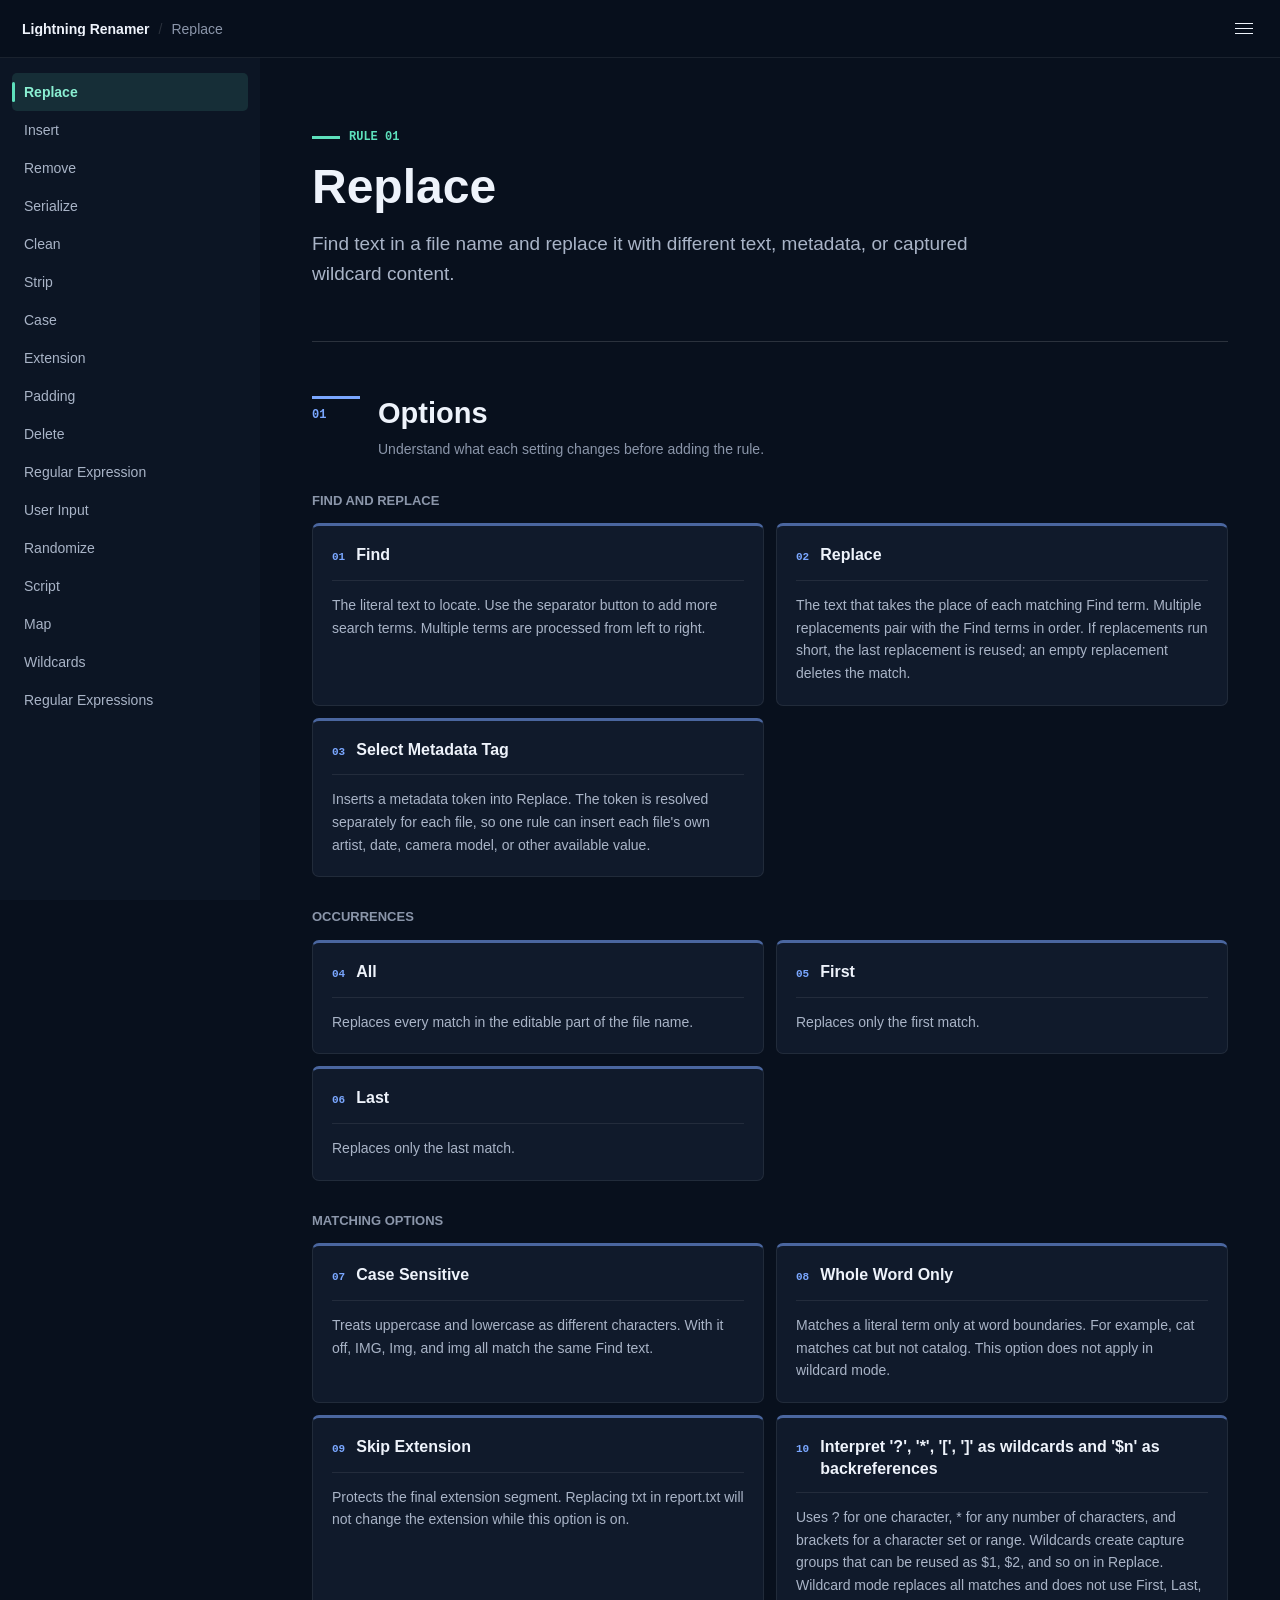
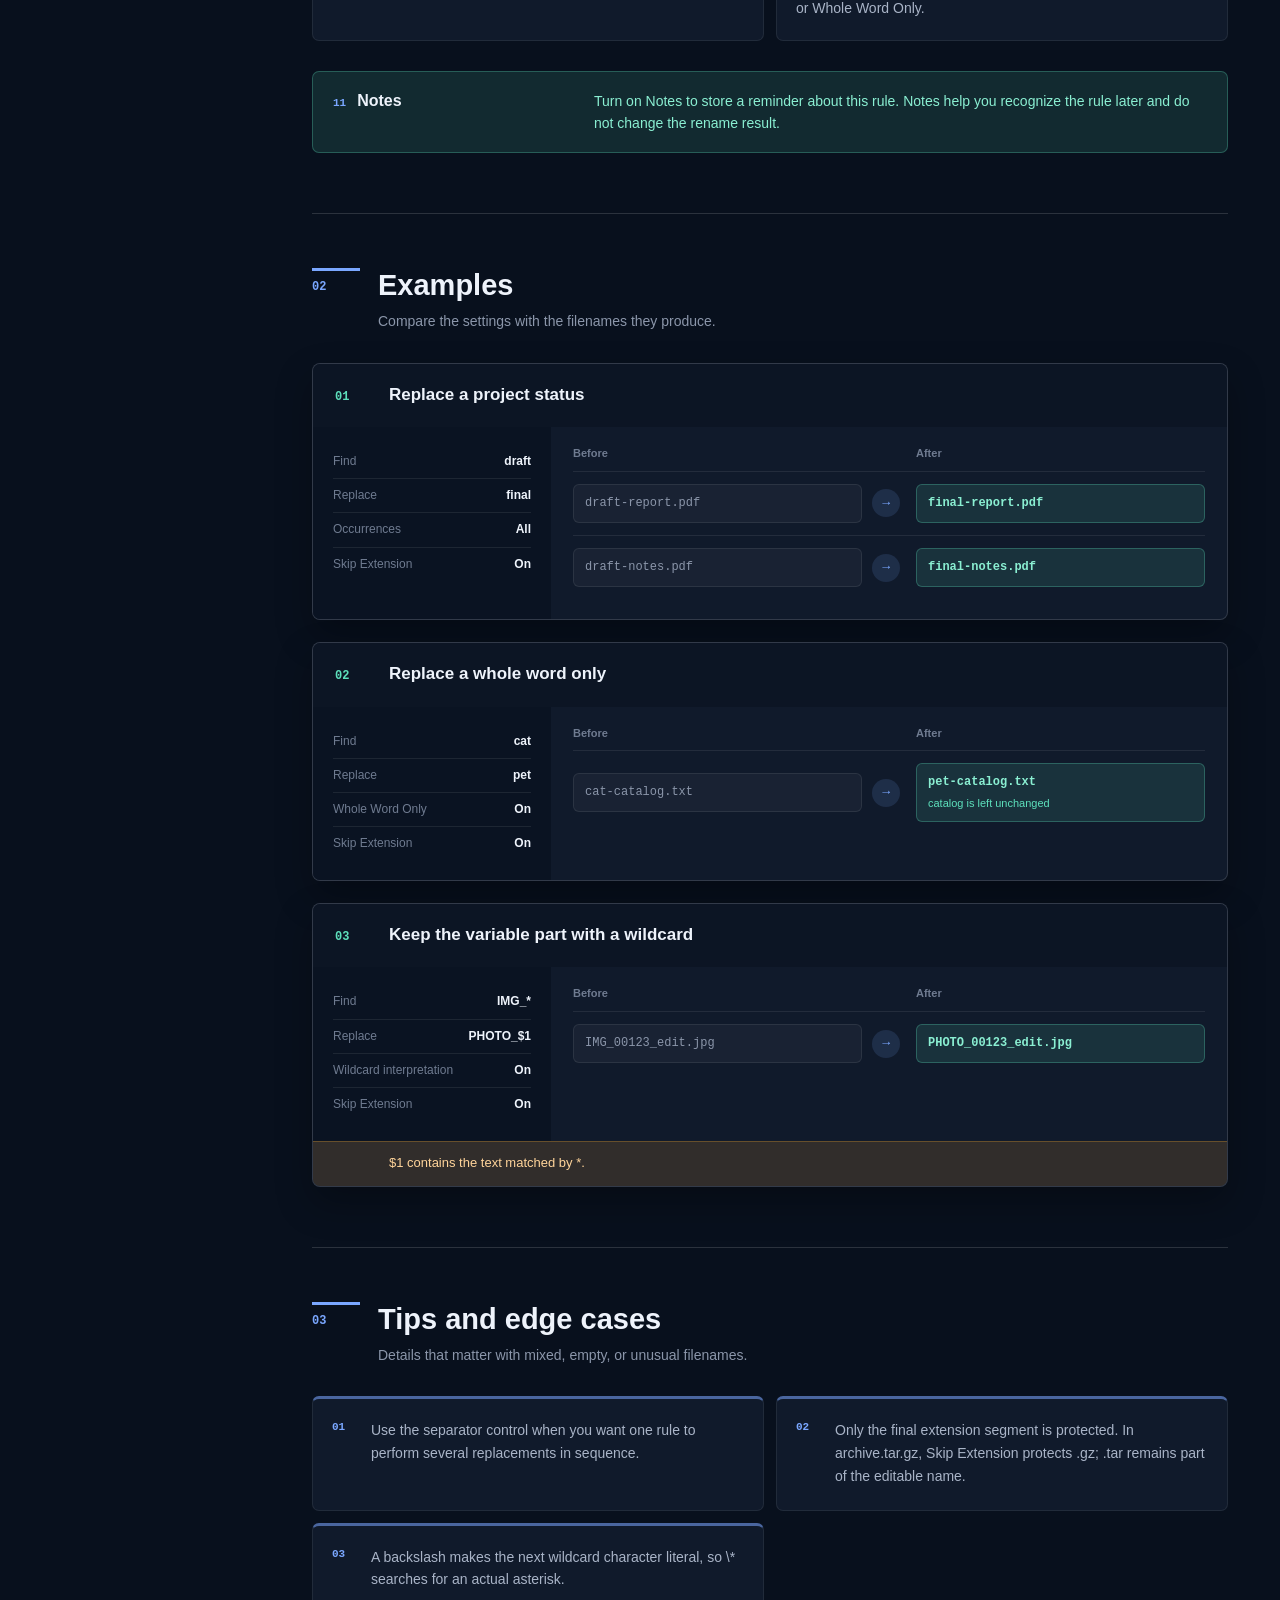
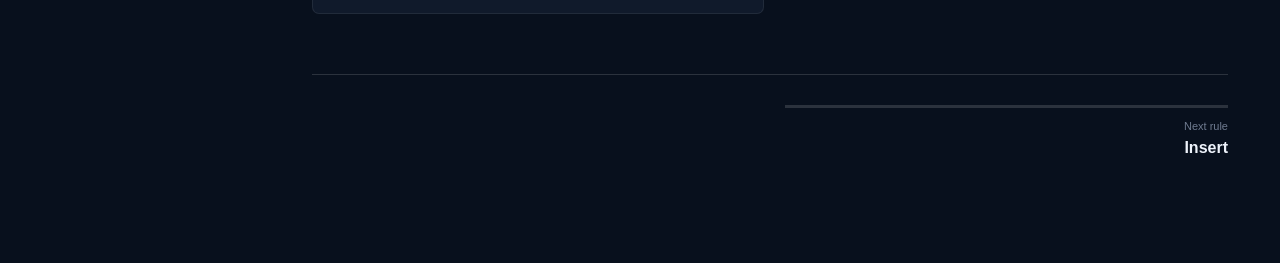
<file: rule-guides/index.html>
<!doctype html>
<html lang="en" data-theme="dark">
  <head>
    <meta charset="utf-8">
    <meta name="viewport" content="width=device-width, initial-scale=1">
    <meta name="description" content="English usage guide for every Lightning Renamer rule.">
    <title>Rule Help - Lightning Renamer</title>
    <link rel="icon" href="../assets/app-icon.png" type="image/png">
    <link rel="stylesheet" href="styles.css">
    <script defer src="content/rules.js"></script>
    <script defer src="content/tutorials.js"></script>
    <script defer src="../reveal.js"></script>
    <script defer src="app.js"></script>
  </head>
  <body>
    <a class="skip-link" href="#rule-guide">Skip to rule guide</a>

    <header class="mobile-header">
      <div class="mobile-brand">
        <span class="mobile-brand-product">Lightning Renamer</span>
        <span class="mobile-brand-divider" aria-hidden="true">/</span>
        <span class="mobile-brand-section">Replace</span>
      </div>
      <button class="menu-button" id="menu-button" type="button" aria-label="Open help navigation" aria-expanded="false" aria-controls="sidebar">
        <span></span><span></span><span></span>
      </button>
    </header>

    <div class="page-shell">
      <aside class="sidebar" id="sidebar" aria-label="Help navigation">
        <div class="sidebar-header">
          <p class="product-name">Lightning Renamer</p>
          <p class="guide-name">Help &amp; Reference</p>
        </div>
        <nav id="rule-nav" aria-label="Help topics"></nav>
      </aside>

      <button class="sidebar-scrim" id="sidebar-scrim" type="button" aria-label="Close rule navigation" tabindex="-1"></button>

      <main class="main-content" id="rule-guide" tabindex="-1">
        <article id="article" aria-live="polite"></article>
      </main>
    </div>
  </body>
</html>
</file>
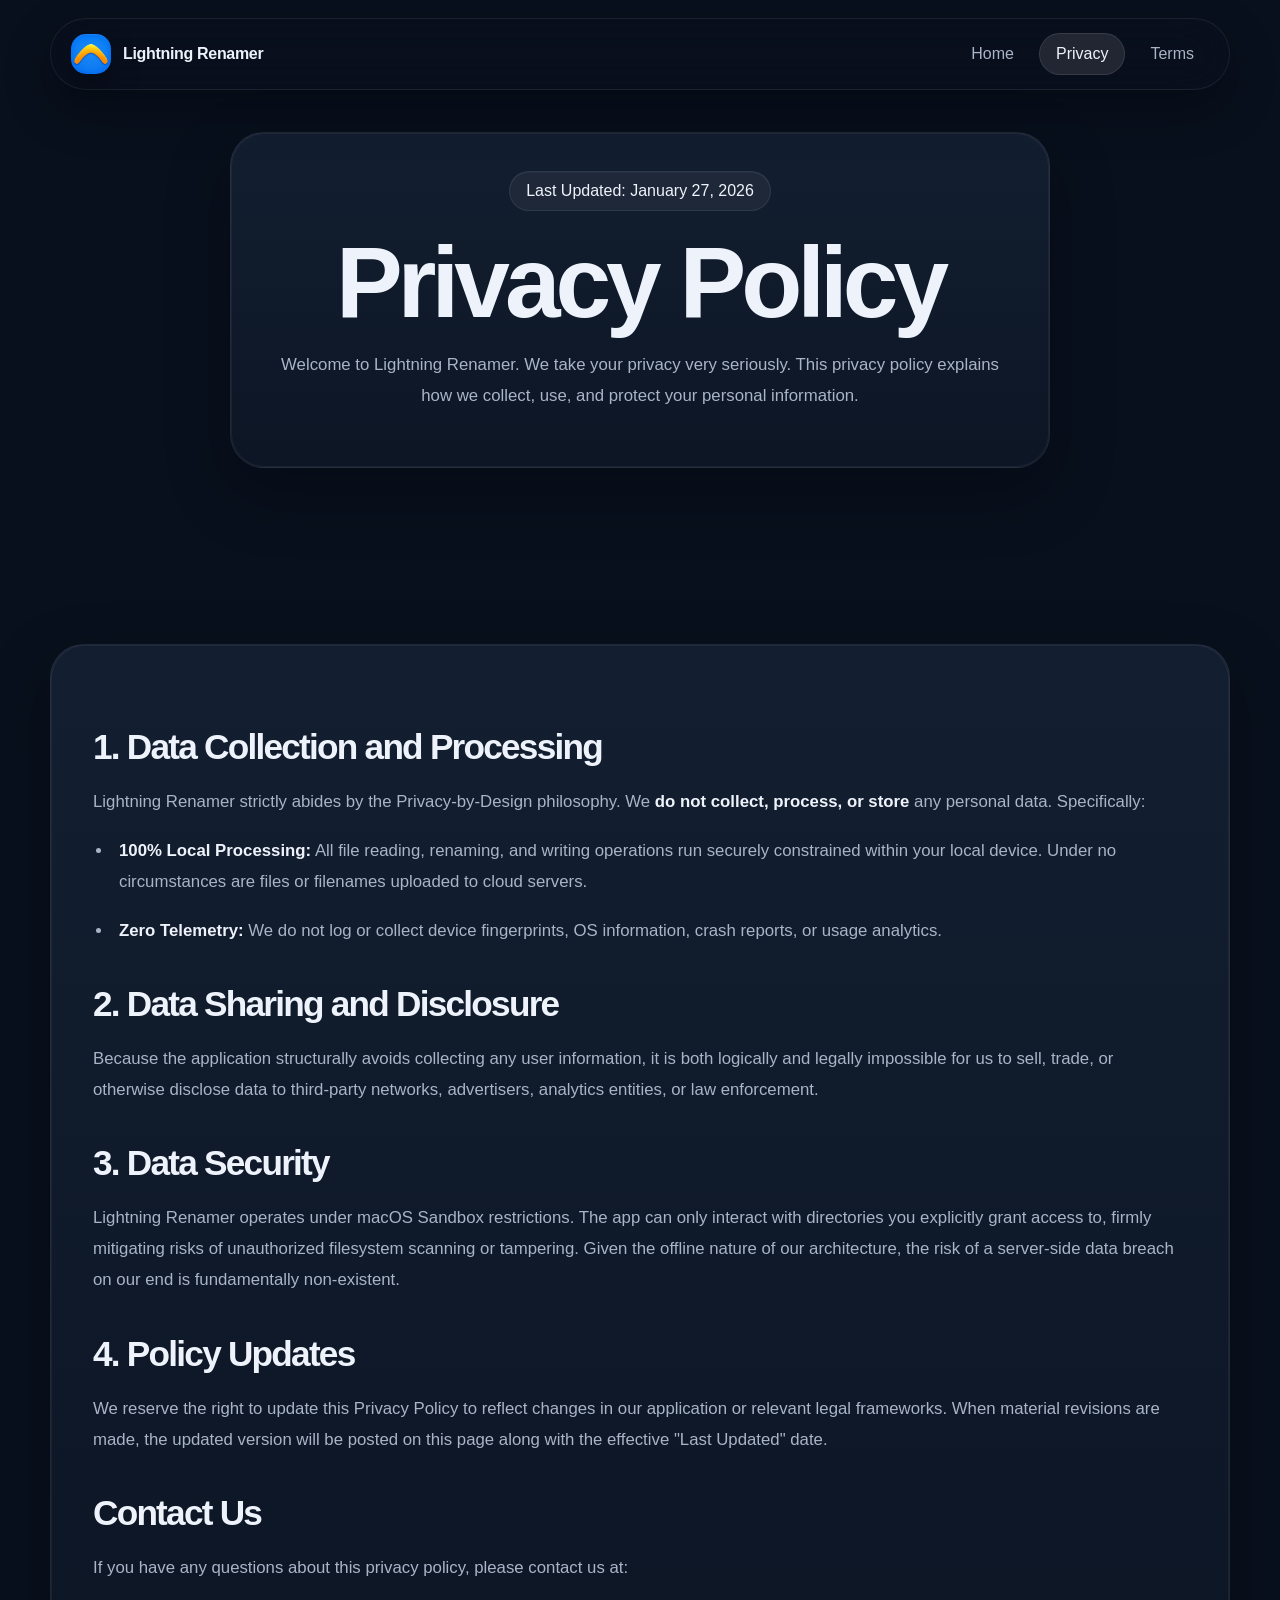
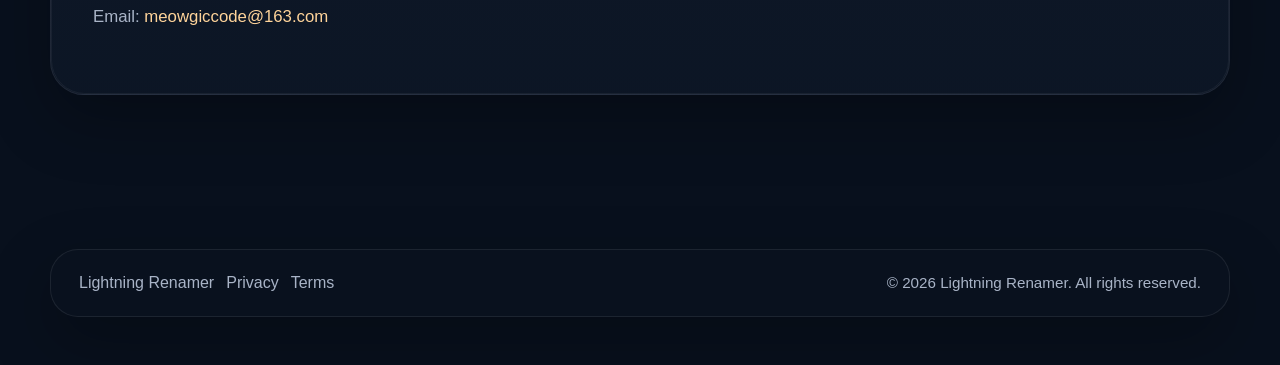
<file: privacy.html>
<!DOCTYPE html>
<html lang="en" class="tag-en" data-theme="dark">

<head>
    <meta charset="UTF-8">
    <meta name="viewport" content="width=device-width, initial-scale=1.0">
    <title>Lightning Renamer - Privacy Policy</title>
    <meta name="description" content="Lightning Renamer Privacy Policy: all file operations are performed locally, without collecting, uploading, or storing user files.">
    <link rel="icon" type="image/png" href="assets/app-icon.png">
    <link rel="stylesheet" href="styles.css">
</head>

<body data-page="privacy">
    <header class="site-header">
        <div class="shell">
            <div class="nav-bar">
                <a href="index.html" class="brand" aria-label="Lightning Renamer">
                    <span class="brand-mark" aria-hidden="true"></span>
                    <span class="brand-text">Lightning Renamer</span>
                </a>
                <nav class="nav-links" aria-label="Primary">
                    <a href="index.html" class="nav-link">
                        <span data-lang="zh">首页</span>
                        <span data-lang="en">Home</span>
                    </a>
                    <a href="privacy.html" class="nav-link is-active">
                        <span data-lang="zh">隐私政策</span>
                        <span data-lang="en">Privacy</span>
                    </a>
                    <a href="terms.html" class="nav-link">
                        <span data-lang="zh">用户协议</span>
                        <span data-lang="en">Terms</span>
                    </a>
                </nav>
            </div>
        </div>
    </header>

    <main>
        <section class="section legal-hero">
            <div class="shell legal-hero-grid">
                <div class="copy-card legal-copy reveal">
                    <div class="legal-summary">
                        <span data-lang="zh">最后更新：2026年1月27日</span>
                        <span data-lang="en">Last Updated: January 27, 2026</span>
                    </div>

                    <h1 data-lang="zh">隐私政策</h1>
                    <h1 data-lang="en">Privacy Policy</h1>

                    <p data-lang="zh">欢迎使用 Lightning Renamer。我们非常重视您的隐私保护。本隐私政策说明了我们如何收集、使用和保护您的个人信息。</p>
                    <p data-lang="en">Welcome to Lightning Renamer. We take your privacy very seriously. This privacy
                        policy explains how we collect, use, and protect your personal information.</p>
                </div>
            </div>
        </section>

        <section class="section">
            <div class="shell">
                <article class="document-card reveal">
                    <h2 data-lang="zh">1. 数据收集与处理</h2>
                    <h2 data-lang="en">1. Data Collection and Processing</h2>
                    <p data-lang="zh">Lightning Renamer
                        遵循极其严格的“隐私优先”（Privacy-by-Design）原则。我们<strong>不收集、不处理且不存储</strong>任何个人数据。具体而言：</p>
                    <p data-lang="en">Lightning Renamer strictly abides by the Privacy-by-Design philosophy. We
                        <strong>do not collect, process, or store</strong> any personal data. Specifically:</p>
                    <ul>
                        <li data-lang="zh">
                            <strong>完全本地化处理：</strong>您的所有文件读取、重命名与写入操作均严格受限在您的本地设备上执行，绝不存在将任何文件或文件名上传至云端的行为。</li>
                        <li data-lang="en"><strong>100% Local Processing:</strong> All file reading, renaming, and
                            writing operations run securely constrained within your local device. Under no circumstances
                            are files or filenames uploaded to cloud servers.</li>
                        <li data-lang="zh"><strong>无遥测或诊断数据：</strong>我们不收集您的设备指纹、操作系统信息、应用崩溃日志或使用习惯统计。</li>
                        <li data-lang="en"><strong>Zero Telemetry:</strong> We do not log or collect device
                            fingerprints, OS information, crash reports, or usage analytics.</li>
                    </ul>

                    <h2 data-lang="zh">2. 信息共享与披露</h2>
                    <h2 data-lang="en">2. Data Sharing and Disclosure</h2>
                    <p data-lang="zh">
                        鉴于本应用程序从运行机制上不收集任何数据，因此在逻辑上与法律上，我们均无法、也<strong>绝不会</strong>向任何第三方网络、广告商、分析机构或执法部门出售、交易或披露您的信息。
                    </p>
                    <p data-lang="en">Because the application structurally avoids collecting any user information, it is
                        both logically and legally impossible for us to sell, trade, or otherwise disclose data to
                        third-party networks, advertisers, analytics entities, or law enforcement.</p>

                    <h2 data-lang="zh">3. 数据安全性</h2>
                    <h2 data-lang="en">3. Data Security</h2>
                    <p data-lang="zh">Lightning Renamer 严格遵守 macOS 的
                        Sandbox（沙盒）安全隔离机制。这意味着应用程序仅能在您明确授权访问的文件夹权限作用域内运行，彻底杜绝了程序针对系统进行未授权扫描或篡改文件系统的风险。由于无外部数据离线，客观上从根源上消除了我方服务器端产生数据泄露（Data
                        Breach）的可能。</p>
                    <p data-lang="en">Lightning Renamer operates under macOS Sandbox restrictions. The app can only
                        interact with directories you explicitly grant access to, firmly mitigating risks of
                        unauthorized filesystem scanning or tampering. Given the offline nature of our architecture, the
                        risk of a server-side data breach on our end is fundamentally non-existent.</p>

                    <h2 data-lang="zh">4. 政策更新</h2>
                    <h2 data-lang="en">4. Policy Updates</h2>
                    <p data-lang="zh">
                        随着应用功能的演进或相关法律法规的变化，我们保留对本隐私政策进行更新和修订的权利。当我们对其作出重大实质性修改时，更新后的版本将会连同“最后更新”日期一起公布于此页面中。</p>
                    <p data-lang="en">We reserve the right to update this Privacy Policy to reflect changes in our
                        application or relevant legal frameworks. When material revisions are made, the updated version
                        will be posted on this page along with the effective "Last Updated" date.</p>

                    <h2 data-lang="zh">联系我们</h2>
                    <h2 data-lang="en">Contact Us</h2>
                    <p data-lang="zh">如果您对本隐私政策有任何疑问，请联系我们：</p>
                    <p data-lang="zh">邮箱：<a href="mailto:meowgiccode@163.com">meowgiccode@163.com</a></p>
                    <p data-lang="en">If you have any questions about this privacy policy, please contact us at:</p>
                    <p data-lang="en">Email: <a href="mailto:meowgiccode@163.com">meowgiccode@163.com</a></p>
                </article>
            </div>
        </section>
    </main>

    <footer class="site-footer">
        <div class="shell">
            <div class="footer-card reveal">
                <div class="footer-links">
                    <a href="index.html" class="footer-link">Lightning Renamer</a>
                    <a href="privacy.html" class="footer-link">
                        <span data-lang="zh">隐私政策</span>
                        <span data-lang="en">Privacy</span>
                    </a>
                    <a href="terms.html" class="footer-link">
                        <span data-lang="zh">用户协议</span>
                        <span data-lang="en">Terms</span>
                    </a>
                </div>
                <div class="footer-copy">
                    <span data-lang="zh">© 2026 Lightning Renamer. 保留所有权利。</span>
                    <span data-lang="en">© 2026 Lightning Renamer. All rights reserved.</span>
                </div>
            </div>
        </div>
    </footer>
    <script src="reveal.js"></script>
</body>

</html>
</file>
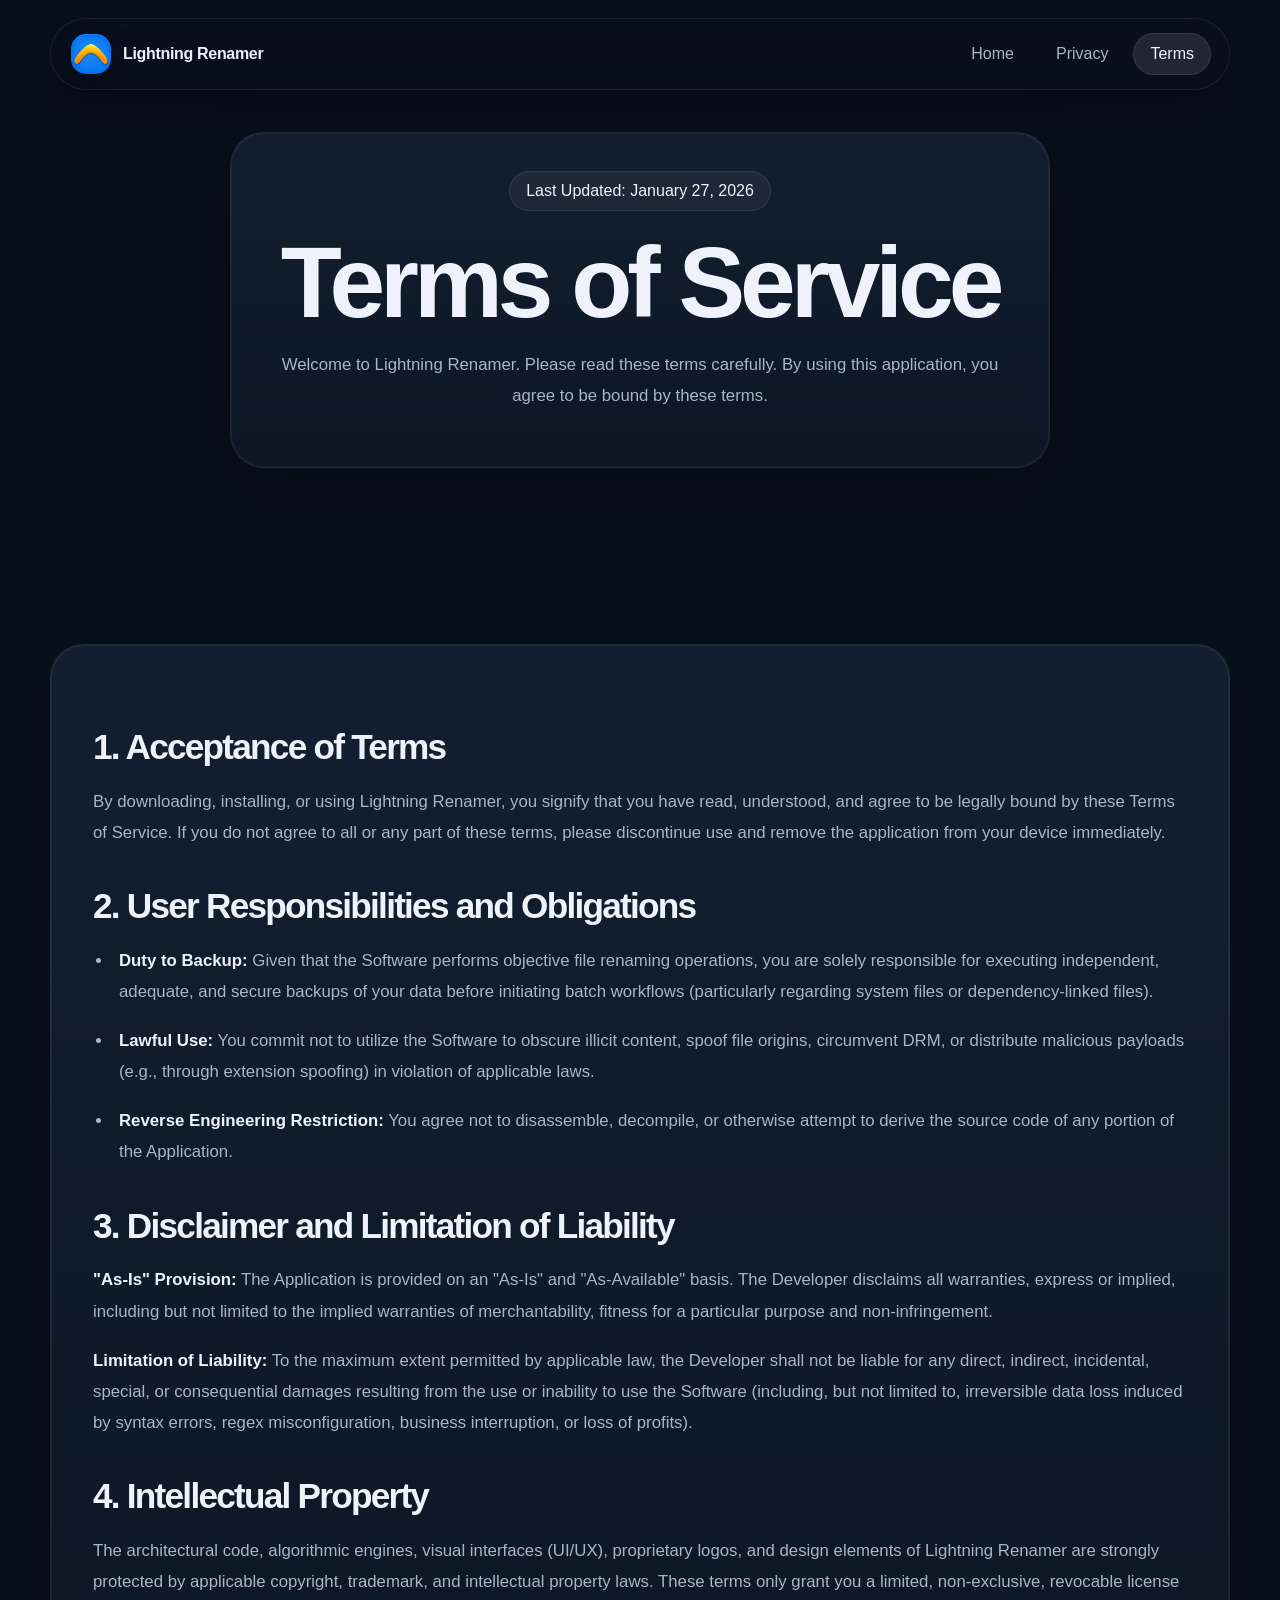
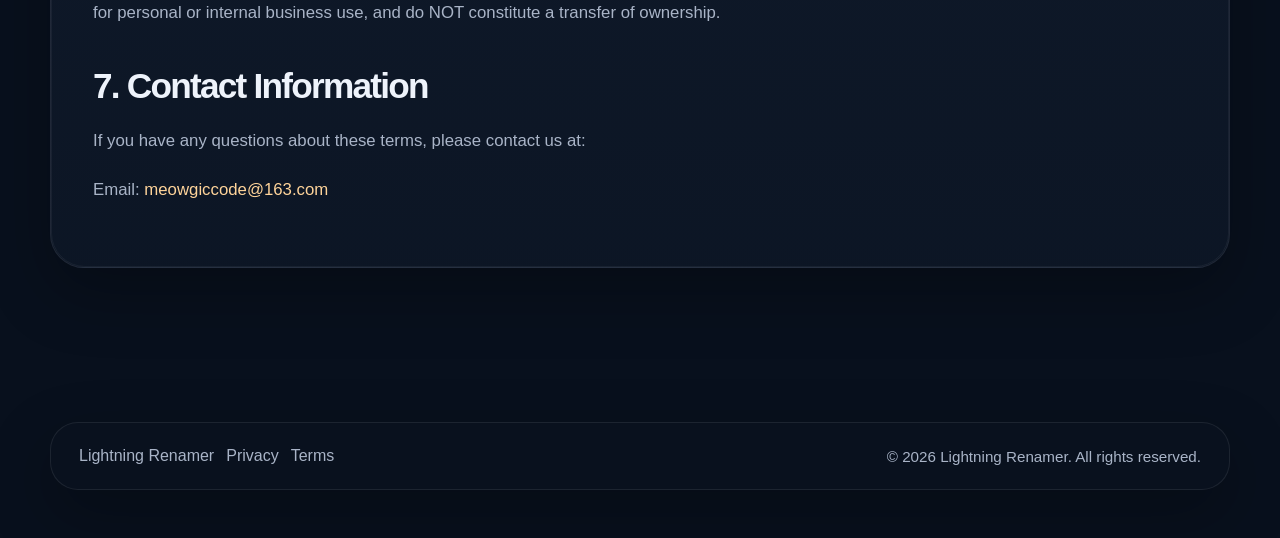
<file: terms.html>
<!DOCTYPE html>
<html lang="en" class="tag-en" data-theme="dark">

<head>
    <meta charset="UTF-8">
    <meta name="viewport" content="width=device-width, initial-scale=1.0">
    <title>Lightning Renamer - Terms of Service</title>
    <meta name="description" content="Lightning Renamer Terms of Service, including service terms, user responsibilities, disclaimers, intellectual property, and contact information.">
    <link rel="icon" type="image/png" href="assets/app-icon.png">
    <link rel="stylesheet" href="styles.css">
</head>

<body data-page="terms">
    <header class="site-header">
        <div class="shell">
            <div class="nav-bar">
                <a href="index.html" class="brand" aria-label="Lightning Renamer">
                    <span class="brand-mark" aria-hidden="true"></span>
                    <span class="brand-text">Lightning Renamer</span>
                </a>
                <nav class="nav-links" aria-label="Primary">
                    <a href="index.html" class="nav-link">
                        <span data-lang="zh">首页</span>
                        <span data-lang="en">Home</span>
                    </a>
                    <a href="privacy.html" class="nav-link">
                        <span data-lang="zh">隐私政策</span>
                        <span data-lang="en">Privacy</span>
                    </a>
                    <a href="terms.html" class="nav-link is-active">
                        <span data-lang="zh">用户协议</span>
                        <span data-lang="en">Terms</span>
                    </a>
                </nav>
            </div>
        </div>
    </header>

    <main>
        <section class="section legal-hero">
            <div class="shell legal-hero-grid">
                <div class="copy-card legal-copy reveal">
                    <div class="legal-summary">
                        <span data-lang="zh">最后更新：2026年1月27日</span>
                        <span data-lang="en">Last Updated: January 27, 2026</span>
                    </div>

                    <h1 data-lang="zh">用户协议</h1>
                    <h1 data-lang="en">Terms of Service</h1>

                    <p data-lang="zh">欢迎使用 Lightning Renamer。请仔细阅读以下条款，使用本应用即表示您同意接受这些条款的约束。</p>
                    <p data-lang="en">Welcome to Lightning Renamer. Please read these terms carefully. By using this
                        application, you agree to be bound by these terms.</p>
                </div>
            </div>
        </section>

        <section class="section">
            <div class="shell">
                <article class="document-card reveal">
                    <h2 data-lang="zh">1. 协议的接受</h2>
                    <h2 data-lang="en">1. Acceptance of Terms</h2>
                    <p data-lang="zh">下载、安装或使用 Lightning Renamer
                        即表示您已阅读、理解并同意受本服务条款的法律约束。如果您不同意这些条款的全部或任何部分，请立即停止使用并从您的设备中移除本应用程序。</p>
                    <p data-lang="en">By downloading, installing, or using Lightning Renamer, you signify that you have
                        read, understood, and agree to be legally bound by these Terms of Service. If you do not agree
                        to all or any part of these terms, please discontinue use and remove the application from your
                        device immediately.</p>

                    <h2 data-lang="zh">2. 用户的责任与义务</h2>
                    <h2 data-lang="en">2. User Responsibilities and Obligations</h2>
                    <ul>
                        <li data-lang="zh">
                            <strong>备份义务：</strong>由于本软件执行的是客观的文件重命名操作，您须全权负责在执行批量重命名指令前，对您的数据进行独立、充分且妥善的备份（尤其是针对系统文件或具有代码依赖关系的文件）。
                        </li>
                        <li data-lang="en"><strong>Duty to Backup:</strong> Given that the Software performs objective
                            file renaming operations, you are solely responsible for executing independent, adequate,
                            and secure backups of your data before initiating batch workflows (particularly regarding
                            system files or dependency-linked files).</li>
                        <li data-lang="zh">
                            <strong>合法使用：</strong>您承诺不将本应用用于隐藏非法内容、伪造文件来源、破坏数字版权管理（DRM）、恶意传播病毒（如伪装扩展名）等违反适用法律规范的行为。</li>
                        <li data-lang="en"><strong>Lawful Use:</strong> You commit not to utilize the Software to
                            obscure illicit content, spoof file origins, circumvent DRM, or distribute malicious
                            payloads (e.g., through extension spoofing) in violation of applicable laws.</li>
                        <li data-lang="zh"><strong>逆向工程限制：</strong>您同意不对该应用程序的任何部分进行反汇编、反编译或以其他方式试图提取源代码。</li>
                        <li data-lang="en"><strong>Reverse Engineering Restriction:</strong> You agree not to
                            disassemble, decompile, or otherwise attempt to derive the source code of any portion of the
                            Application.</li>
                    </ul>

                    <h2 data-lang="zh">3. 免责声明与责任限制</h2>
                    <h2 data-lang="en">3. Disclaimer and Limitation of Liability</h2>
                    <p data-lang="zh">
                        <strong>按“原样”提供：</strong>本应用程序及其所有功能均按“现状（As-Is）”与“可用（As-Available）”基础提供。开发者针对适销性、特定用途的适用性或不侵权不作任何明示或暗示的保证。
                    </p>
                    <p data-lang="en"><strong>"As-Is" Provision:</strong> The Application is provided on an "As-Is" and
                        "As-Available" basis. The Developer disclaims all warranties, express or implied, including but
                        not limited to the implied warranties of merchantability, fitness for a particular purpose and
                        non-infringement.</p>
                    <p data-lang="zh">
                        <strong>连带损失免责：</strong>在适用法律允许的最大范围内，因使用或无法使用本软件（包括但不限于由正则匹配失误、正则替换错位引起的不可逆数据丢失、业务中断、利润损失等）引发的任何直接、间接、偶然、特殊或惩罚性损害，开发者概不负责。
                    </p>
                    <p data-lang="en"><strong>Limitation of Liability:</strong> To the maximum extent permitted by
                        applicable law, the Developer shall not be liable for any direct, indirect, incidental, special,
                        or consequential damages resulting from the use or inability to use the Software (including, but
                        not limited to, irreversible data loss induced by syntax errors, regex misconfiguration,
                        business interruption, or loss of profits).</p>

                    <h2 data-lang="zh">4. 知识产权与所有权</h2>
                    <h2 data-lang="en">4. Intellectual Property</h2>
                    <p data-lang="zh">Lightning Renamer
                        的代码架构、算法引擎、视觉界面（UI/UX）排列、标志与设计元素均受所适用的版权、商标及其他知识产权法的严格保护。本条款赋予您的仅仅是有限的、非独占性的、可被随时撤销的个人使用许可，不代表任何知识产权的转让。
                    </p>
                    <p data-lang="en">The architectural code, algorithmic engines, visual interfaces (UI/UX),
                        proprietary logos, and design elements of Lightning Renamer are strongly protected by applicable
                        copyright, trademark, and intellectual property laws. These terms only grant you a limited,
                        non-exclusive, revocable license for personal or internal business use, and do NOT constitute a
                        transfer of ownership.</p>

                    <h2 data-lang="zh">7. 联系方式</h2>
                    <h2 data-lang="en">7. Contact Information</h2>
                    <p data-lang="zh">如果您对本协议有任何疑问，请联系我们：</p>
                    <p data-lang="zh">邮箱：<a href="mailto:meowgiccode@163.com">meowgiccode@163.com</a></p>
                    <p data-lang="en">If you have any questions about these terms, please contact us at:</p>
                    <p data-lang="en">Email: <a href="mailto:meowgiccode@163.com">meowgiccode@163.com</a></p>
                </article>
            </div>
        </section>
    </main>

    <footer class="site-footer">
        <div class="shell">
            <div class="footer-card reveal">
                <div class="footer-links">
                    <a href="index.html" class="footer-link">Lightning Renamer</a>
                    <a href="privacy.html" class="footer-link">
                        <span data-lang="zh">隐私政策</span>
                        <span data-lang="en">Privacy</span>
                    </a>
                    <a href="terms.html" class="footer-link">
                        <span data-lang="zh">用户协议</span>
                        <span data-lang="en">Terms</span>
                    </a>
                </div>
                <div class="footer-copy">
                    <span data-lang="zh">© 2026 Lightning Renamer. 保留所有权利。</span>
                    <span data-lang="en">© 2026 Lightning Renamer. All rights reserved.</span>
                </div>
            </div>
        </div>
    </footer>
    <script src="reveal.js"></script>
</body>

</html>
</file>
<file: rule-guides/styles.css>
:root {
  color-scheme: dark;
  --topbar-height: 58px;
  --sidebar-width: 260px;
  --canvas: #08101d;
  --paper: #101a2b;
  --rail: #0c1524;
  --rail-hover: rgba(255, 255, 255, 0.06);
  --rail-text: #eef3fb;
  --rail-muted: #a9b4c7;
  --ink: #eef3fb;
  --copy: #a9b4c7;
  --muted: #8b96aa;
  --quiet: #6f7b90;
  --line: rgba(255, 255, 255, 0.08);
  --line-strong: rgba(255, 255, 255, 0.14);
  --blue: #7aa7ff;
  --blue-soft: rgba(122, 167, 255, 0.14);
  --mint: #5de0bc;
  --mint-dark: #8aefd2;
  --mint-soft: rgba(93, 224, 188, 0.12);
  --amber: #ffd49a;
  --amber-soft: rgba(245, 164, 43, 0.14);
  --accent: #f5a42b;
  --filename-bg: rgba(255, 255, 255, 0.04);
  --code-bg: #060b14;
  --font-system: -apple-system, BlinkMacSystemFont, "SF Pro Text", "Segoe UI", sans-serif;
  --font-mono: "SFMono-Regular", Consolas, "Liberation Mono", Menlo, monospace;
}

* { box-sizing: border-box; }

html {
  scroll-behavior: smooth;
  scroll-padding-top: calc(var(--topbar-height) + 24px);
}

body {
  min-width: 320px;
  margin: 0;
  background: var(--canvas);
  color: var(--ink);
  font-family: var(--font-system);
  font-size: 16px;
  line-height: 1.6;
  letter-spacing: 0;
}

body.menu-open { overflow: hidden; }
button, a { color: inherit; font: inherit; }
a { text-underline-offset: 3px; }
code { font-family: var(--font-mono); letter-spacing: 0; }

.skip-link {
  position: fixed;
  z-index: 100;
  top: 10px;
  left: 12px;
  padding: 7px 11px;
  border: 1px solid var(--blue);
  border-radius: 6px;
  background: var(--paper);
  color: var(--ink);
  font-size: 13px;
  font-weight: 650;
  transform: translateY(-180%);
}

.skip-link:focus { transform: translateY(0); }

.mobile-header {
  position: sticky;
  z-index: 40;
  top: 0;
  display: flex;
  height: var(--topbar-height);
  align-items: center;
  justify-content: space-between;
  padding: 0 16px 0 22px;
  border-bottom: 1px solid var(--line);
  background: rgba(8, 16, 29, 0.92);
  backdrop-filter: blur(16px);
}

.mobile-brand {
  display: flex;
  min-width: 0;
  align-items: center;
  gap: 9px;
  font-size: 14px;
  line-height: 1;
}

.mobile-brand-product {
  overflow: hidden;
  color: var(--ink);
  font-weight: 700;
  text-overflow: ellipsis;
  white-space: nowrap;
}

.mobile-brand-divider { color: var(--line-strong); }

.mobile-brand-section {
  overflow: hidden;
  color: var(--muted);
  text-overflow: ellipsis;
  white-space: nowrap;
}

.menu-button {
  display: grid;
  width: 40px;
  height: 40px;
  flex: 0 0 40px;
  margin-left: 12px;
  padding: 0;
  place-content: center;
  gap: 4px;
  border: 0;
  border-radius: 6px;
  background: transparent;
  cursor: pointer;
}

.menu-button:hover { background: var(--rail-hover); }

.menu-button span {
  display: block;
  width: 18px;
  height: 1px;
  background: var(--ink);
  transition: transform 180ms ease, opacity 120ms ease;
}

.page-shell {
  display: grid;
  min-height: calc(100vh - var(--topbar-height));
  grid-template-columns: var(--sidebar-width) minmax(0, 1fr);
  transition: grid-template-columns 180ms ease;
}

.sidebar {
  position: sticky;
  z-index: 20;
  top: var(--topbar-height);
  display: flex;
  width: var(--sidebar-width);
  height: calc(100vh - var(--topbar-height));
  min-height: 0;
  flex-direction: column;
  background: var(--rail);
  color: var(--rail-text);
  transition: transform 180ms ease;
}

.sidebar-header {
  display: none;
  padding: 22px 22px 19px;
  border-bottom: 1px solid var(--line);
}

.product-name,
.guide-name { margin: 0; }
.product-name { color: var(--rail-text); font-size: 15px; font-weight: 700; }
.guide-name { margin-top: 3px; color: var(--rail-muted); font-size: 13px; }

#rule-nav {
  flex: 1;
  min-height: 0;
  padding: 15px 12px 24px;
  overflow-y: auto;
  overscroll-behavior: contain;
  scrollbar-color: rgba(255, 255, 255, 0.18) transparent;
  scrollbar-width: thin;
}

.rule-link {
  position: relative;
  display: flex;
  min-height: 38px;
  align-items: center;
  padding: 8px 12px;
  border-radius: 5px;
  color: var(--rail-muted);
  font-size: 14px;
  font-weight: 520;
  line-height: 22px;
  text-decoration: none;
  transition: background-color 120ms ease, color 120ms ease;
}

.rule-link:hover { background: var(--rail-hover); color: var(--rail-text); }

.rule-link.active {
  background: var(--mint-soft);
  color: var(--mint-dark);
  font-weight: 680;
}

.rule-link.active::before {
  position: absolute;
  inset: 9px auto 9px 0;
  width: 3px;
  border-radius: 2px;
  background: var(--mint);
  content: "";
}

.nav-collapsed .page-shell { grid-template-columns: 0 minmax(0, 1fr); }
.nav-collapsed .sidebar { visibility: hidden; transform: translateX(-100%); }
.sidebar-scrim { display: none; }

.main-content {
  min-width: 0;
  min-height: 100%;
  padding: 0 52px 92px;
  outline: none;
}

#article {
  width: min(100%, 980px);
  margin: 0 auto;
}

.rule-header {
  padding: 70px 0 52px;
  border-bottom: 1px solid var(--line-strong);
}

.page-kicker {
  display: flex;
  align-items: center;
  gap: 9px;
  margin: 0 0 14px;
  color: var(--mint);
  font-family: var(--font-mono);
  font-size: 12px;
  font-weight: 700;
  text-transform: uppercase;
}

.page-kicker::before {
  width: 28px;
  height: 3px;
  background: var(--mint);
  content: "";
}

.rule-title {
  margin: 0 0 16px;
  color: var(--ink);
  font-size: 48px;
  font-weight: 730;
  line-height: 1.08;
  letter-spacing: 0;
  text-wrap: balance;
}

.rule-title:focus { outline: none; }

.rule-summary {
  max-width: 760px;
  margin: 0;
  color: var(--copy);
  font-size: 19px;
  line-height: 1.58;
  text-wrap: pretty;
}

.guide-section {
  padding: 54px 0 60px;
  border-bottom: 1px solid var(--line-strong);
}

.section-heading {
  display: grid;
  grid-template-columns: 48px minmax(0, 1fr);
  gap: 18px;
  margin-bottom: 30px;
}

.section-index {
  padding-top: 7px;
  border-top: 3px solid var(--blue);
  color: var(--blue);
  font-family: var(--font-mono);
  font-size: 12px;
  font-weight: 700;
}

.section-heading-copy h2 {
  margin: 0;
  color: var(--ink);
  font-size: 29px;
  font-weight: 720;
  line-height: 1.2;
  letter-spacing: 0;
}

.section-heading-copy p {
  max-width: 620px;
  margin: 8px 0 0;
  color: var(--muted);
  font-size: 14px;
  line-height: 1.55;
}

.option-group + .option-group { margin-top: 30px; }

.option-group > h3 {
  margin: 0 0 12px;
  color: var(--muted);
  font-size: 13px;
  font-weight: 700;
  text-transform: uppercase;
}

.option-list {
  display: grid;
  grid-template-columns: repeat(2, minmax(0, 1fr));
  gap: 12px;
  margin: 0;
}

.option-row {
  min-width: 0;
  padding: 18px 19px 20px;
  border: 1px solid var(--line);
  border-top: 3px solid rgba(122, 167, 255, 0.55);
  border-radius: 7px;
  background: var(--paper);
  transition: border-color 120ms ease, transform 120ms ease;
}

.option-row:hover { border-color: rgba(122, 167, 255, 0.45); transform: translateY(-1px); }

.option-row dt,
.notes-option h3 {
  display: flex;
  min-width: 0;
  align-items: baseline;
  gap: 11px;
  margin: 0;
}

.option-index {
  flex: 0 0 auto;
  color: var(--blue);
  font-family: var(--font-mono);
  font-size: 11px;
  font-weight: 700;
}

.option-name {
  min-width: 0;
  overflow-wrap: anywhere;
  color: var(--ink);
  font-size: 16px;
  font-weight: 700;
  line-height: 1.35;
  text-transform: none;
}

.option-row dd {
  margin: 13px 0 0;
  padding-top: 13px;
  border-top: 1px solid var(--line);
  color: var(--copy);
  font-size: 14px;
  line-height: 1.62;
  text-wrap: pretty;
}

.notes-option {
  display: grid;
  grid-template-columns: minmax(190px, 0.38fr) minmax(0, 1fr);
  gap: 28px;
  padding: 18px 20px;
  border: 1px solid rgba(93, 224, 188, 0.28);
  border-radius: 7px;
  background: var(--mint-soft);
}

.notes-description { margin: 0; color: var(--mint-dark); font-size: 14px; }

.examples-list { display: grid; gap: 22px; }

.example-block {
  overflow: hidden;
  border: 1px solid var(--line-strong);
  border-radius: 8px;
  background: var(--paper);
  box-shadow: 0 16px 36px rgba(0, 0, 0, 0.28);
}

.example-header {
  display: grid;
  grid-template-columns: 40px minmax(0, 1fr);
  gap: 14px;
  align-items: baseline;
  padding: 20px 22px;
  background: var(--rail);
}

.example-header h3 {
  margin: 0;
  color: var(--ink);
  font-size: 17px;
  font-weight: 680;
  line-height: 1.35;
}

.example-number {
  color: var(--mint);
  font-family: var(--font-mono);
  font-size: 12px;
  font-weight: 700;
}

.example-body {
  display: grid;
  grid-template-columns: 238px minmax(0, 1fr);
}

.settings-list {
  margin: 0;
  padding: 18px 20px 20px;
  background: #0a1322;
  color: var(--ink);
}

.setting-row {
  display: grid;
  grid-template-columns: minmax(0, 1fr) minmax(0, auto);
  gap: 12px;
  align-items: baseline;
  padding: 7px 0;
  border-bottom: 1px solid var(--line);
}

.setting-row:last-child { border-bottom: 0; }
.setting-row dt { color: var(--quiet); font-size: 12px; }

.setting-row dd {
  min-width: 0;
  margin: 0;
  overflow-wrap: anywhere;
  color: var(--ink);
  font-size: 12px;
  font-weight: 700;
  text-align: right;
}

.transform-table { min-width: 0; padding: 18px 22px 20px; }

.transform-row {
  display: grid;
  grid-template-columns: minmax(0, 1fr) 34px minmax(0, 1fr);
  gap: 10px;
  align-items: center;
}

.transform-header {
  padding: 0 0 8px;
  color: var(--quiet);
  font-size: 11px;
  font-weight: 700;
}

.transform-row:not(.transform-header) {
  padding: 12px 0;
  border-top: 1px solid var(--line);
}

.filename,
.after-cell {
  min-width: 0;
  padding: 10px 11px;
  border: 1px solid var(--line);
  border-radius: 6px;
  background: var(--filename-bg);
}

.filename {
  overflow-wrap: anywhere;
  color: var(--muted);
  font-family: var(--font-mono);
  font-size: 12px;
  line-height: 1.45;
}

.transform-arrow {
  display: grid;
  width: 28px;
  height: 28px;
  place-items: center;
  border-radius: 50%;
  background: var(--blue-soft);
  color: var(--blue);
  font-size: 13px;
  font-weight: 700;
}

.after-cell {
  display: flex;
  flex-direction: column;
  gap: 4px;
  border-color: rgba(93, 224, 188, 0.28);
  background: var(--mint-soft);
}

.after-cell .filename { padding: 0; border: 0; background: transparent; }
.result { color: var(--mint-dark); font-weight: 750; }
.change-note { color: var(--mint); font-size: 11px; line-height: 1.4; }

.example-note {
  margin: 0;
  padding: 11px 22px 12px 76px;
  border-top: 1px solid rgba(245, 164, 43, 0.28);
  background: var(--amber-soft);
  color: var(--amber);
  font-size: 13px;
}

.script-panel { min-width: 0; padding: 18px 22px 20px; }
.example-label { margin: 0 0 8px; color: var(--quiet); font-size: 11px; font-weight: 700; }

.code-block {
  margin: 0;
  padding: 16px;
  overflow-x: auto;
  border-radius: 6px;
  background: var(--code-bg);
  color: var(--ink);
  font: 13px/1.65 var(--font-mono);
  white-space: pre-wrap;
}

.tips-list {
  display: grid;
  grid-template-columns: repeat(2, minmax(0, 1fr));
  gap: 12px;
  margin: 0;
  padding: 0;
  list-style: none;
  counter-reset: tip;
}

.tips-list li {
  position: relative;
  min-width: 0;
  padding: 20px 20px 22px 58px;
  border: 1px solid var(--line);
  border-top: 3px solid rgba(122, 167, 255, 0.55);
  border-radius: 7px;
  background: var(--paper);
  color: var(--copy);
  font-size: 14px;
  line-height: 1.62;
  counter-increment: tip;
}

.tips-list li::before {
  position: absolute;
  top: 20px;
  left: 19px;
  color: var(--blue);
  content: counter(tip, decimal-leading-zero);
  font-family: var(--font-mono);
  font-size: 11px;
  font-weight: 700;
}

.tutorial-paragraph {
  max-width: 760px;
  margin: 0 0 15px 66px;
  color: var(--copy);
  text-wrap: pretty;
}

.syntax-list {
  display: grid;
  grid-template-columns: repeat(2, minmax(0, 1fr));
  gap: 12px;
  margin: 0 0 0 66px;
}

.syntax-row {
  min-width: 0;
  padding: 18px;
  border: 1px solid var(--line);
  border-top: 3px solid rgba(122, 167, 255, 0.55);
  border-radius: 7px;
  background: var(--paper);
}

.syntax-token code {
  display: inline-block;
  min-width: 48px;
  padding: 4px 8px;
  border-radius: 4px;
  background: var(--rail);
  color: var(--mint);
  font: 700 14px/1.5 var(--font-mono);
  text-align: center;
}

.syntax-description { margin: 13px 0 0; color: var(--copy); }
.syntax-description strong { display: block; margin-bottom: 4px; color: var(--ink); font-size: 15px; }
.syntax-description p { margin: 0 0 7px; font-size: 14px; }
.syntax-example { display: block; overflow-wrap: anywhere; color: var(--blue); font: 12px/1.55 var(--font-mono); }

.lesson-list {
  margin: 0 0 0 66px;
  padding: 0;
  border-top: 1px solid var(--line-strong);
  list-style: none;
  counter-reset: lesson;
}

.lesson-item {
  position: relative;
  min-height: 76px;
  padding: 18px 4px 19px 52px;
  border-bottom: 1px solid var(--line);
  counter-increment: lesson;
}

.lesson-item::before {
  position: absolute;
  top: 20px;
  left: 2px;
  color: var(--mint-dark);
  content: counter(lesson, decimal-leading-zero);
  font-family: var(--font-mono);
  font-size: 12px;
  font-weight: 700;
}

.lesson-body h3 { margin: 0 0 4px; color: var(--ink); font-size: 16px; }
.lesson-body p { margin: 0; color: var(--copy); }

.lesson-pattern {
  margin-top: 11px;
  padding: 10px 12px;
  overflow-x: auto;
  border-left: 3px solid var(--mint);
  background: var(--mint-soft);
}

.lesson-pattern code { color: var(--mint-dark); font: 13px/1.55 var(--font-mono); }
.lesson-result { margin-top: 7px !important; color: var(--mint-dark) !important; font-size: 14px; }

.tutorial-examples {
  display: grid;
  grid-template-columns: repeat(2, minmax(0, 1fr));
  gap: 14px;
  margin-left: 66px;
}

.tutorial-example {
  overflow: hidden;
  border: 1px solid var(--line-strong);
  border-radius: 8px;
  background: var(--paper);
}

.tutorial-example h3 { margin: 0; padding: 16px 18px; background: var(--rail); color: var(--ink); font-size: 16px; }

.tutorial-pattern {
  display: flex;
  align-items: baseline;
  gap: 10px;
  padding: 11px 18px;
  border-bottom: 1px solid var(--line);
  background: var(--mint-soft);
}

.tutorial-pattern-label { color: var(--mint-dark); font-size: 11px; font-weight: 700; }
.tutorial-pattern code { min-width: 0; overflow-wrap: anywhere; color: var(--mint-dark); font: 700 13px/1.5 var(--font-mono); }
.tutorial-example-rows { margin: 0; padding: 9px 18px 13px; }
.tutorial-example-row { display: grid; grid-template-columns: 94px minmax(0, 1fr); gap: 10px; padding: 6px 0; }
.tutorial-example-row dt { color: var(--quiet); font-size: 12px; font-weight: 700; }
.tutorial-example-row dd { margin: 0; overflow-wrap: anywhere; color: var(--copy); font: 12px/1.55 var(--font-mono); }
.tutorial-example-row .result { color: var(--mint-dark); }
.tutorial-example-note { margin: 0 18px 15px; color: var(--muted); font-size: 13px; }

.tutorial-bullets {
  display: grid;
  gap: 9px;
  margin: 0 0 0 66px;
  padding-left: 21px;
  color: var(--copy);
}

.tutorial-bullets li::marker { color: var(--blue); }

.tutorial-callout {
  margin: 23px 0 0 66px;
  padding: 14px 16px;
  border-left: 3px solid var(--blue);
  background: var(--blue-soft);
  color: #c6d8f5;
}

.tutorial-callout p { margin: 0; }

.article-footer {
  display: grid;
  grid-template-columns: repeat(2, minmax(0, 1fr));
  gap: 30px;
  padding: 30px 0 0;
}

.adjacent-link {
  display: flex;
  min-height: 62px;
  flex-direction: column;
  justify-content: center;
  padding: 10px 0;
  border-top: 3px solid var(--line-strong);
  text-decoration: none;
}

.adjacent-link:last-child { text-align: right; }
.adjacent-link:hover { border-color: var(--blue); }
.adjacent-label { color: var(--quiet); font-size: 11px; }
.adjacent-name { color: var(--ink); font-weight: 700; }

:focus-visible { outline: 2px solid var(--blue); outline-offset: 2px; }

@media (max-width: 1080px) {
  :root { --sidebar-width: 232px; }
  .main-content { padding-right: 36px; padding-left: 36px; }
  .example-body { grid-template-columns: 215px minmax(0, 1fr); }
}

@media (max-width: 820px) {
  .page-shell { display: block; }

  .menu-open .menu-button span:first-child { transform: translateY(5px) rotate(45deg); }
  .menu-open .menu-button span:nth-child(2) { opacity: 0; }
  .menu-open .menu-button span:last-child { transform: translateY(-5px) rotate(-45deg); }

  .sidebar {
    position: fixed;
    z-index: 35;
    top: var(--topbar-height);
    bottom: 0;
    left: 0;
    width: min(316px, calc(100% - 48px));
    height: auto;
    visibility: visible;
    transform: translateX(-102%);
  }

  .menu-open .sidebar { transform: translateX(0); }
  .sidebar-header { display: block; }
  .rule-link { min-height: 42px; padding: 9px 12px; }

  .sidebar-scrim {
    position: fixed;
    z-index: 30;
    inset: var(--topbar-height) 0 0;
    display: block;
    width: 100%;
    height: calc(100% - var(--topbar-height));
    border: 0;
    background: rgba(10, 13, 15, 0.48);
    opacity: 0;
    pointer-events: none;
    transition: opacity 160ms ease;
  }

  .menu-open .sidebar-scrim { opacity: 1; pointer-events: auto; }

  .main-content { padding: 0 24px 68px; }
  .rule-header { padding: 48px 0 38px; }
  .rule-title { font-size: 40px; }
  .rule-summary { font-size: 17px; }
  .guide-section { padding: 42px 0 48px; }

  .option-list { grid-template-columns: 1fr; }
  .example-body { grid-template-columns: 1fr; }

  .settings-list {
    display: grid;
    grid-template-columns: repeat(2, minmax(0, 1fr));
    gap: 0 24px;
  }

  .tips-list { grid-template-columns: 1fr; }
  .syntax-list { grid-template-columns: 1fr; }
  .tutorial-examples { grid-template-columns: 1fr; }
}

@media (max-width: 560px) {
  .mobile-header { padding-right: 10px; padding-left: 18px; }
  .mobile-brand { gap: 7px; font-size: 13px; }
  .main-content { padding-right: 18px; padding-left: 18px; }
  .rule-header { padding-top: 40px; }
  .rule-title { font-size: 36px; overflow-wrap: anywhere; }

  .section-heading { grid-template-columns: 38px minmax(0, 1fr); gap: 12px; }
  .section-heading-copy h2 { font-size: 25px; }

  .notes-option { grid-template-columns: 1fr; gap: 12px; }
  .settings-list { display: block; padding: 16px 18px; }
  .example-header { grid-template-columns: 32px minmax(0, 1fr); gap: 10px; padding: 18px 16px; }
  .transform-table { padding: 15px 16px 18px; }
  .transform-header { display: none; }

  .transform-row:not(.transform-header) {
    grid-template-columns: minmax(0, 1fr) 28px;
    gap: 8px;
    align-items: start;
  }

  .filename.before { grid-column: 1; grid-row: 1; }
  .transform-arrow { grid-column: 2; grid-row: 1 / span 2; align-self: center; transform: rotate(90deg); }
  .after-cell { grid-column: 1; grid-row: 2; }
  .example-note { padding: 11px 16px 12px; }

  .tips-list li { padding-left: 54px; }
  .tutorial-paragraph,
  .syntax-list,
  .lesson-list,
  .tutorial-examples,
  .tutorial-bullets,
  .tutorial-callout { margin-left: 0; }

  .article-footer { grid-template-columns: 1fr; gap: 12px; }
  .adjacent-link:last-child { text-align: left; }
}

.reveal {
  opacity: 0;
  transform: translateY(18px);
  transition: opacity 700ms cubic-bezier(0.23, 1, 0.32, 1), transform 700ms cubic-bezier(0.23, 1, 0.32, 1);
}

.reveal.is-visible {
  opacity: 1;
  transform: none;
}

@media (prefers-reduced-motion: reduce) {
  html { scroll-behavior: auto; }
  *, *::before, *::after { transition-duration: 0.01ms !important; }
  .reveal { opacity: 1; transform: none; }
}

@media print {
  .sidebar, .mobile-header, .article-footer { display: none; }
  .page-shell { display: block; }
  .main-content { padding: 0; }
  #article { width: 100%; }
  .rule-header { padding-top: 0; }
  .guide-section { break-inside: avoid; }
}
</file>
<file: styles.css>
:root {
    color-scheme: light;
    --bg: #f5f1e8;
    --bg-soft: #fbfaf7;
    --surface: rgba(255, 255, 255, 0.82);
    --surface-strong: #fffdf8;
    --surface-muted: rgba(247, 242, 233, 0.88);
    --text: #111723;
    --text-soft: #5e6777;
    --line: rgba(17, 23, 35, 0.1);
    --line-strong: rgba(17, 23, 35, 0.18);
    --deep: #16273f;
    --deep-soft: #223958;
    --deep-muted: #2f4666;
    --accent: #f5a42b;
    --accent-soft: #ffd49a;
    --sage: #dfe7dc;
    --shadow-soft: 0 22px 60px rgba(17, 23, 35, 0.08);
    --shadow-strong: 0 30px 80px rgba(15, 27, 45, 0.18);
    --radius-xl: 34px;
    --radius-lg: 28px;
    --radius-md: 22px;
    --radius-sm: 16px;
    --max-width: 1180px;
    --text-strong: rgba(17, 23, 35, 0.92);
    --link-color: var(--deep);
    --body-gradient:
        radial-gradient(circle at 0% 0%, rgba(245, 164, 43, 0.18), transparent 28%),
        radial-gradient(circle at 100% 0%, rgba(22, 39, 63, 0.15), transparent 32%),
        linear-gradient(180deg, #f5f1e8 0%, #faf8f3 40%, #f7f9fc 100%);
    --body-overlay:
        linear-gradient(125deg, transparent 0 30%, rgba(255, 255, 255, 0.22) 30% 32%, transparent 32% 100%),
        radial-gradient(circle at 50% 15%, rgba(255, 255, 255, 0.45), transparent 45%);
    --nav-border: rgba(255, 255, 255, 0.5);
    --nav-bg: rgba(255, 251, 244, 0.72);
    --nav-shadow: 0 20px 40px rgba(15, 27, 45, 0.08);
    --nav-hover-bg: rgba(17, 23, 35, 0.06);
    --nav-active-bg: rgba(17, 23, 35, 0.08);
    --nav-active-border: rgba(17, 23, 35, 0.08);
    --brand-shadow: inset 0 1px 0 rgba(255, 255, 255, 0.22), 0 16px 28px rgba(17, 23, 35, 0.18);
    --section-dark-bg: linear-gradient(180deg, rgba(22, 39, 63, 0.96) 0%, rgba(15, 28, 47, 0.98) 100%);
    --card-border: rgba(255, 255, 255, 0.58);
    --card-bg: linear-gradient(180deg, rgba(255, 255, 255, 0.92) 0%, rgba(255, 253, 248, 0.88) 100%);
    --card-inner-border: rgba(255, 255, 255, 0.6);
    --chip-border: rgba(17, 23, 35, 0.08);
    --chip-bg: rgba(255, 255, 255, 0.66);
    --chip-shadow: inset 0 1px 0 rgba(255, 255, 255, 0.65);
    --summary-bg: rgba(255, 255, 255, 0.8);
    --store-bg: linear-gradient(180deg, var(--deep) 0%, #0d1727 100%);
    --store-text: #ffffff;
    --stage-bg: linear-gradient(180deg, #3b648d 0%, #355d86 100%);
    --stage-border: rgba(255, 255, 255, 0.08);
    --stage-accent-cream: rgba(245, 232, 196, 0.98);
    --stage-accent-dark: rgba(32, 33, 37, 0.78);
    --stage-accent-orange: rgba(255, 165, 0, 0.92);
    --stage-glow-a: radial-gradient(circle, rgba(245, 164, 43, 0.18) 0%, rgba(245, 164, 43, 0) 70%);
    --stage-glow-b: radial-gradient(circle, rgba(255, 255, 255, 0.08) 0%, rgba(255, 255, 255, 0) 70%);
    --placeholder-bg: rgba(255, 255, 255, 0.08);
    --placeholder-border: rgba(255, 255, 255, 0.12);
    --placeholder-text: rgba(255, 255, 255, 0.78);
    --placeholder-dot-shadow: 0 0 0 6px rgba(245, 164, 43, 0.12);
    --window-border: rgba(17, 23, 35, 0.08);
    --window-bg: linear-gradient(180deg, rgba(255, 255, 255, 0.96) 0%, rgba(250, 247, 241, 0.96) 100%);
    --image-fade-surface: rgba(250, 247, 241, 0.98);
    --window-shadow: 0 20px 44px rgba(9, 17, 30, 0.2);
    --window-top-border: rgba(17, 23, 35, 0.08);
    --window-top-bg: rgba(245, 241, 232, 0.88);
    --window-dot-neutral: rgba(17, 23, 35, 0.16);
    --window-label: rgba(17, 23, 35, 0.56);
    --sidebar-bg: rgba(245, 241, 232, 0.72);
    --sidebar-border: rgba(17, 23, 35, 0.08);
    --sidebar-line-bg: rgba(34, 57, 88, 0.12);
    --canvas-chip-bg: rgba(22, 39, 63, 0.08);
    --canvas-chip-accent-bg: rgba(245, 164, 43, 0.18);
    --pane-bg: rgba(22, 39, 63, 0.05);
    --pane-border: rgba(22, 39, 63, 0.08);
    --main-line-bg: rgba(22, 39, 63, 0.13);
    --grid-bg: linear-gradient(180deg, rgba(22, 39, 63, 0.08) 0%, rgba(22, 39, 63, 0.03) 100%);
    --grid-border: rgba(22, 39, 63, 0.08);
    --detail-line-bg: rgba(22, 39, 63, 0.09);
    --detail-line-accent-bg: rgba(245, 164, 43, 0.18);
    --metadata-shell-bg: linear-gradient(180deg, rgba(255, 255, 255, 0.86) 0%, rgba(249, 246, 240, 0.76) 100%);
    --metadata-shell-border: rgba(255, 255, 255, 0.62);
    --tabs-bg: rgba(17, 23, 35, 0.04);
    --tabs-border: rgba(17, 23, 35, 0.05);
    --tab-active-bg: linear-gradient(180deg, var(--deep) 0%, #101a2b 100%);
    --tab-active-text: #ffffff;
    --tab-active-shadow: 0 12px 24px rgba(15, 27, 45, 0.16);
    --footer-bg: rgba(255, 255, 255, 0.74);
    --footer-border: rgba(255, 255, 255, 0.58);
    --security-visual-bg: linear-gradient(180deg, rgba(22, 39, 63, 0.95) 0%, rgba(15, 28, 47, 1) 100%);
    --security-visual-border: rgba(255, 255, 255, 0.08);
    --security-shield-bg: linear-gradient(180deg, rgba(255, 231, 188, 0.98) 0%, rgba(245, 164, 43, 0.76) 100%);
    --security-shield-border: rgba(22, 39, 63, 0.18);
    --security-document-bg: linear-gradient(180deg, rgba(255, 255, 255, 0.98) 0%, rgba(248, 241, 230, 0.96) 100%);
    --security-document-border: rgba(17, 23, 35, 0.1);
    --security-document-fold-bg: linear-gradient(180deg, rgba(255, 238, 205, 0.95) 0%, rgba(245, 164, 43, 0.68) 100%);
    --security-document-line: rgba(22, 39, 63, 0.16);
    --security-lock-color: rgba(41, 60, 89, 0.96);
    --security-lock-keyhole: rgba(255, 255, 255, 0.96);
    --security-badge-bg: rgba(255, 255, 255, 0.12);
    --security-badge-border: rgba(255, 255, 255, 0.12);
    --security-badge-text: rgba(255, 255, 255, 0.9);
    --security-ambient-a: radial-gradient(circle, rgba(245, 164, 43, 0.2) 0%, rgba(245, 164, 43, 0) 72%);
    --security-ambient-b: radial-gradient(circle, rgba(95, 145, 213, 0.22) 0%, rgba(95, 145, 213, 0) 72%);
    --security-ring-border: rgba(255, 255, 255, 0.18);
    --security-ring-shadow: inset 0 0 0 26px rgba(255, 255, 255, 0.06), inset 0 0 0 54px rgba(255, 255, 255, 0.03);
    --target-frame-shadow: inset 0 0 0 28px rgba(255, 255, 255, 0.05), inset 0 0 0 58px rgba(245, 164, 43, 0.12);
}

html[data-theme="dark"] {
    color-scheme: dark;
    --text: #eef3fb;
    --text-soft: #a9b4c7;
    --text-strong: rgba(238, 243, 251, 0.92);
    --link-color: #ffd49a;
    --shadow-soft: 0 24px 64px rgba(0, 0, 0, 0.28);
    --shadow-strong: 0 34px 90px rgba(0, 0, 0, 0.34);
    --body-gradient:
        radial-gradient(circle at 0% 0%, rgba(245, 164, 43, 0.14), transparent 30%),
        radial-gradient(circle at 100% 0%, rgba(95, 145, 213, 0.24), transparent 36%),
        linear-gradient(180deg, #08101d 0%, #0e1728 48%, #0b1322 100%);
    --body-overlay:
        linear-gradient(125deg, transparent 0 30%, rgba(255, 255, 255, 0.04) 30% 32%, transparent 32% 100%),
        radial-gradient(circle at 50% 15%, rgba(255, 255, 255, 0.08), transparent 45%);
    --nav-border: rgba(255, 255, 255, 0.08);
    --nav-bg: rgba(10, 16, 29, 0.74);
    --nav-shadow: 0 20px 48px rgba(0, 0, 0, 0.28);
    --nav-hover-bg: rgba(255, 255, 255, 0.06);
    --nav-active-bg: rgba(255, 255, 255, 0.1);
    --nav-active-border: rgba(255, 255, 255, 0.1);
    --brand-shadow: inset 0 1px 0 rgba(255, 255, 255, 0.08), 0 16px 30px rgba(0, 0, 0, 0.28);
    --section-dark-bg: linear-gradient(180deg, rgba(20, 33, 53, 0.98) 0%, rgba(10, 18, 31, 1) 100%);
    --card-border: rgba(255, 255, 255, 0.08);
    --card-bg: linear-gradient(180deg, rgba(20, 31, 50, 0.94) 0%, rgba(13, 22, 38, 0.94) 100%);
    --card-inner-border: rgba(255, 255, 255, 0.05);
    --chip-border: rgba(255, 255, 255, 0.08);
    --chip-bg: rgba(255, 255, 255, 0.05);
    --chip-shadow: inset 0 1px 0 rgba(255, 255, 255, 0.04);
    --summary-bg: rgba(255, 255, 255, 0.06);
    --store-bg: linear-gradient(180deg, #ffb63f 0%, #d98512 100%);
    --store-text: #111723;
    --stage-bg: linear-gradient(180deg, #314f73 0%, #2c4869 100%);
    --stage-border: rgba(255, 255, 255, 0.08);
    --stage-accent-cream: rgba(245, 230, 191, 0.94);
    --stage-accent-dark: rgba(28, 30, 34, 0.78);
    --stage-accent-orange: rgba(245, 164, 43, 0.82);
    --stage-glow-a: radial-gradient(circle, rgba(245, 164, 43, 0.14) 0%, rgba(245, 164, 43, 0) 68%);
    --stage-glow-b: radial-gradient(circle, rgba(255, 255, 255, 0.05) 0%, rgba(255, 255, 255, 0) 70%);
    --placeholder-bg: rgba(255, 255, 255, 0.06);
    --placeholder-border: rgba(255, 255, 255, 0.1);
    --placeholder-text: rgba(255, 255, 255, 0.72);
    --placeholder-dot-shadow: 0 0 0 6px rgba(245, 164, 43, 0.1);
    --window-border: rgba(255, 255, 255, 0.08);
    --window-bg: linear-gradient(180deg, rgba(20, 31, 49, 0.96) 0%, rgba(14, 23, 38, 0.96) 100%);
    --image-fade-surface: rgba(14, 23, 38, 0.98);
    --window-shadow: 0 24px 52px rgba(0, 0, 0, 0.34);
    --window-top-border: rgba(255, 255, 255, 0.08);
    --window-top-bg: rgba(255, 255, 255, 0.04);
    --window-dot-neutral: rgba(255, 255, 255, 0.14);
    --window-label: rgba(255, 255, 255, 0.58);
    --sidebar-bg: rgba(255, 255, 255, 0.04);
    --sidebar-border: rgba(255, 255, 255, 0.08);
    --sidebar-line-bg: rgba(255, 255, 255, 0.08);
    --canvas-chip-bg: rgba(255, 255, 255, 0.07);
    --canvas-chip-accent-bg: rgba(245, 164, 43, 0.22);
    --pane-bg: rgba(255, 255, 255, 0.04);
    --pane-border: rgba(255, 255, 255, 0.07);
    --main-line-bg: rgba(255, 255, 255, 0.12);
    --grid-bg: linear-gradient(180deg, rgba(255, 255, 255, 0.07) 0%, rgba(255, 255, 255, 0.03) 100%);
    --grid-border: rgba(255, 255, 255, 0.08);
    --detail-line-bg: rgba(255, 255, 255, 0.1);
    --detail-line-accent-bg: rgba(245, 164, 43, 0.28);
    --metadata-shell-bg: linear-gradient(180deg, rgba(16, 25, 42, 0.84) 0%, rgba(11, 19, 33, 0.76) 100%);
    --metadata-shell-border: rgba(255, 255, 255, 0.08);
    --tabs-bg: rgba(255, 255, 255, 0.05);
    --tabs-border: rgba(255, 255, 255, 0.06);
    --tab-active-bg: linear-gradient(180deg, #ffb63f 0%, #d98512 100%);
    --tab-active-text: #111723;
    --tab-active-shadow: 0 14px 28px rgba(0, 0, 0, 0.26);
    --footer-bg: rgba(11, 18, 31, 0.78);
    --footer-border: rgba(255, 255, 255, 0.08);
    --security-visual-bg: linear-gradient(180deg, rgba(26, 45, 72, 0.98) 0%, rgba(10, 18, 31, 1) 100%);
    --security-visual-border: rgba(255, 255, 255, 0.08);
    --security-shield-bg: linear-gradient(180deg, rgba(255, 214, 140, 0.95) 0%, rgba(245, 164, 43, 0.88) 100%);
    --security-shield-border: rgba(255, 255, 255, 0.18);
    --security-document-bg: linear-gradient(180deg, rgba(24, 37, 58, 0.98) 0%, rgba(17, 26, 43, 0.98) 100%);
    --security-document-border: rgba(255, 255, 255, 0.08);
    --security-document-fold-bg: linear-gradient(180deg, rgba(255, 212, 154, 0.82) 0%, rgba(245, 164, 43, 0.72) 100%);
    --security-document-line: rgba(255, 255, 255, 0.14);
    --security-lock-color: rgba(61, 83, 118, 0.98);
    --security-lock-keyhole: rgba(255, 255, 255, 0.96);
    --security-badge-bg: rgba(255, 255, 255, 0.08);
    --security-badge-border: rgba(255, 255, 255, 0.1);
    --security-badge-text: rgba(255, 255, 255, 0.88);
    --security-ambient-a: radial-gradient(circle, rgba(245, 164, 43, 0.16) 0%, rgba(245, 164, 43, 0) 72%);
    --security-ambient-b: radial-gradient(circle, rgba(95, 145, 213, 0.18) 0%, rgba(95, 145, 213, 0) 72%);
    --security-ring-border: rgba(255, 255, 255, 0.14);
    --security-ring-shadow: inset 0 0 0 26px rgba(255, 255, 255, 0.04), inset 0 0 0 54px rgba(255, 255, 255, 0.02);
    --target-frame-shadow: inset 0 0 0 28px rgba(255, 255, 255, 0.03), inset 0 0 0 58px rgba(245, 164, 43, 0.16);
}

*,
*::before,
*::after {
    box-sizing: border-box;
}

html {
    scroll-behavior: smooth;
}

body {
    margin: 0;
    min-height: 100vh;
    font-family: -apple-system, BlinkMacSystemFont, "SF Pro Display", "SF Pro Text", "Inter", "Segoe UI", sans-serif;
    color: var(--text);
    background: var(--body-gradient);
    -webkit-font-smoothing: antialiased;
    text-rendering: optimizeLegibility;
}

body::before {
    content: "";
    position: fixed;
    inset: 0;
    pointer-events: none;
    background: var(--body-overlay);
    opacity: 0.75;
}

body[data-page="privacy"],
body[data-page="terms"] {
    background: #08101d;
}

body[data-page="privacy"]::before,
body[data-page="terms"]::before {
    content: none;
}

a {
    color: inherit;
    text-decoration: none;
}

button,
input,
textarea,
select {
    font: inherit;
}

button {
    cursor: pointer;
}

img {
    max-width: 100%;
    display: block;
}

[data-lang] {
    display: none !important;
}

html.tag-zh [data-lang="zh"],
html.tag-en [data-lang="en"] {
    display: revert !important;
}

.shell {
    width: min(var(--max-width), calc(100% - 40px));
    margin: 0 auto;
}

.site-header {
    position: sticky;
    top: 0;
    z-index: 40;
    padding: 18px 0 0;
}

.nav-bar {
    display: flex;
    align-items: center;
    justify-content: space-between;
    gap: 18px;
    padding: 14px 18px 14px 20px;
    border: 1px solid var(--nav-border);
    border-radius: 999px;
    background: var(--nav-bg);
    backdrop-filter: blur(26px);
    -webkit-backdrop-filter: blur(26px);
    box-shadow: var(--nav-shadow);
}

.brand {
    display: inline-flex;
    align-items: center;
    gap: 12px;
    min-width: 0;
    font-weight: 700;
    letter-spacing: -0.02em;
}

.brand-mark {
    position: relative;
    width: 40px;
    height: 40px;
    flex: 0 0 auto;
    overflow: hidden;
    border-radius: 15px;
    background: #5f91d5 url("assets/app-icon.png") center / cover no-repeat;
    box-shadow: var(--brand-shadow);
}

.brand-text {
    white-space: nowrap;
}

.nav-links {
    display: flex;
    align-items: center;
    justify-content: flex-end;
    gap: 8px;
    flex-wrap: wrap;
}

.nav-link,
.lang-toggle,
.theme-toggle {
    display: inline-flex;
    align-items: center;
    justify-content: center;
    min-height: 42px;
    padding: 0 16px;
    border-radius: 999px;
    border: 1px solid transparent;
    background: transparent;
    color: var(--text-soft);
    transition: color 180ms ease, background-color 180ms ease, border-color 180ms ease, transform 180ms ease;
}

.nav-link:hover,
.lang-toggle:hover,
.theme-toggle:hover,
.nav-link:focus-visible,
.lang-toggle:focus-visible,
.theme-toggle:focus-visible {
    color: var(--text);
    background: var(--nav-hover-bg);
    border-color: var(--nav-hover-bg);
    outline: none;
}

.nav-link.is-active,
.theme-toggle.is-active {
    color: var(--text);
    background: var(--nav-active-bg);
    border-color: var(--nav-active-border);
}

.theme-toggle {
    gap: 10px;
    min-width: 108px;
}

.theme-toggle-icon {
    display: inline-flex;
    align-items: center;
    justify-content: center;
    width: 20px;
    font-size: 0.95rem;
}

.theme-toggle-label {
    font-size: 0.88rem;
    font-weight: 600;
}

main {
    padding-bottom: 48px;
}

.section {
    padding: 88px 0;
}

.section:first-of-type {
    padding-top: 42px;
}

.section-dark {
    position: relative;
}

.section-dark::before {
    content: "";
    position: absolute;
    inset: 32px 20px;
    border-radius: 44px;
    background: var(--section-dark-bg);
    box-shadow: var(--shadow-strong);
}

.section-dark>.shell {
    position: relative;
}

.hero-grid,
.feature-grid,
.tab-panel,
.legal-hero-grid {
    display: grid;
    gap: 34px;
    align-items: center;
}

.hero-grid,
.feature-grid,
.tab-panel {
    grid-template-columns: 1fr;
}

.legal-hero-grid {
    grid-template-columns: 1fr;
    max-width: 820px;
    margin: 0 auto;
}

.feature-grid+.feature-grid {
    margin-top: 32px;
}

.copy-card,
.surface-card,
.document-card,
.tab-copy,
.security-card {
    position: relative;
    border: 1px solid var(--card-border);
    border-radius: var(--radius-xl);
    background: var(--card-bg);
    box-shadow: var(--shadow-soft);
}

.copy-card,
.surface-card,
.tab-copy,
.security-card {
    padding: 38px 34px;
}

.document-card {
    padding: 44px 42px;
}

.copy-card::after,
.surface-card::after,
.document-card::after,
.tab-copy::after,
.security-card::after {
    content: "";
    position: absolute;
    inset: 0;
    border-radius: inherit;
    border: 1px solid var(--card-inner-border);
    pointer-events: none;
}

.hero-copy h1,
.section-heading h2,
.copy-card h2,
.security-card h2,
.legal-copy h1,
.document-card h2 {
    margin: 0 0 20px;
    letter-spacing: -0.05em;
    color: var(--text);
}

.hero-copy h1,
.legal-copy h1 {
    font-size: clamp(3.35rem, 8vw, 6.25rem);
    line-height: 0.94;
}

.section-heading h2,
.copy-card h2,
.security-card h2 {
    font-size: clamp(2rem, 4vw, 3.2rem);
    line-height: 1;
}

.document-card h2 {
    font-size: clamp(1.6rem, 3vw, 2.2rem);
    line-height: 1.05;
    margin-top: 40px;
}

.document-card h2:first-of-type {
    margin-top: 12px;
}

.hero-copy p,
.copy-card p,
.section-heading p,
.tab-copy p,
.security-card p,
.legal-copy p,
.document-card p,
.document-card li {
    margin: 0 0 18px;
    font-size: 1.05rem;
    line-height: 1.85;
    color: var(--text-soft);
}

.hero-copy p:first-of-type {
    font-size: 1.18rem;
    color: var(--text-strong);
}

.hero-copy,
.feature-grid>.copy-card,
.tab-copy {
    max-width: 760px;
}

.hero-stage,
.feature-grid>.stage-card,
.tab-stage {
    width: 100%;
}

.feature-grid>.copy-card,
.tab-copy {
    justify-self: start;
}

.document-card ul {
    margin: 0 0 18px;
    padding-left: 20px;
    color: var(--text-soft);
}

.document-card li {
    padding-left: 6px;
}

.section-heading {
    max-width: 820px;
    margin: 0 auto 34px;
    text-align: center;
}

.hero-tags,
.footer-links,
.legal-summary {
    display: flex;
    flex-wrap: wrap;
    gap: 12px;
}

.hero-tags {
    margin: 0 0 26px;
}

.hero-tag,
.summary-chip,
.legal-summary span {
    display: inline-flex;
    align-items: center;
    min-height: 40px;
    padding: 0 16px;
    border-radius: 999px;
    border: 1px solid var(--chip-border);
    background: var(--chip-bg);
    color: var(--text);
    box-shadow: var(--chip-shadow);
}

.hero-actions {
    display: flex;
    flex-wrap: wrap;
    align-items: center;
    gap: 18px;
    margin-top: 26px;
}

.store-button {
    display: inline-flex;
    align-items: center;
    gap: 14px;
    min-height: 62px;
    padding: 11px 18px;
    border-radius: 20px;
    background: var(--store-bg);
    color: var(--store-text);
    box-shadow: 0 16px 30px rgba(15, 27, 45, 0.25);
}

.store-button svg {
    width: 22px;
    height: 22px;
    flex: 0 0 auto;
}

.store-button .btn-text {
    display: grid;
    line-height: 1.1;
    gap: 2px;
}

.store-button .small {
    font-size: 0.72rem;
    letter-spacing: 0.03em;
    text-transform: uppercase;
    opacity: 0.72;
}

.store-button .big {
    font-size: 1.05rem;
    font-weight: 600;
    letter-spacing: -0.02em;
}

.summary-chip {
    min-height: 50px;
    padding: 0 18px;
    background: var(--summary-bg);
    color: var(--text-soft);
}

.summary-chip strong {
    color: var(--text);
    font-weight: 700;
}

.hero-stage,
.stage-card,
.tab-stage,
.legal-stage {
    position: relative;
    overflow: hidden;
    min-height: 540px;
    border-radius: 40px;
    background: var(--stage-bg);
    box-shadow: var(--shadow-strong);
    border: 1px solid var(--stage-border);
}

.stage-card>.window,
.stage-card>.placeholder-note {
    z-index: 2;
}

.stage-card>.placeholder-note,
.tab-stage>.placeholder-note,
.scope-stage .target-frame {
    display: none;
}

.hero-stage-live {
    display: flex;
    flex-direction: column;
    align-items: center;
    gap: 18px;
    padding: 30px 28px 36px;
    min-height: 0;
}

.hero-section .hero-stage {
    width: calc(100vw - 40px);
    max-width: calc(100vw - 40px);
    margin-left: calc(50% - 50vw + 20px);
    margin-right: calc(50% - 50vw + 20px);
}

.feature-grid>.stage-card {
    width: calc(100vw - 40px);
    max-width: calc(100vw - 40px);
    margin-left: calc(50% - 50vw + 20px);
    margin-right: calc(50% - 50vw + 20px);
}

.hero-stage-top {
    position: relative;
    z-index: 2;
    display: flex;
    justify-content: center;
    width: 100%;
}

.hero-preview-switch {
    display: inline-flex;
    align-items: center;
    justify-content: center;
    padding: 0;
    border: 0;
    background: transparent;
    color: #fff;
}

.hero-preview-switch-track {
    position: relative;
    display: block;
    width: 74px;
    height: 32px;
    border-radius: 999px;
    background: rgba(255, 255, 255, 0.88);
    box-shadow: 0 8px 18px rgba(15, 27, 45, 0.18);
}

.hero-preview-switch-icon {
    position: absolute;
    top: 50%;
    z-index: 2;
    width: 14px;
    text-align: center;
    font-size: 0.82rem;
    line-height: 1;
    color: rgba(22, 39, 63, 0.44);
    transform: translate(-50%, -50%);
    transition: color 180ms ease, opacity 180ms ease;
}

.hero-preview-switch-icon-sun {
    left: 18px;
}

.hero-preview-switch-icon-moon {
    left: 56px;
}

.hero-preview-switch-thumb {
    position: absolute;
    top: 4px;
    left: 5px;
    width: 24px;
    height: 24px;
    border-radius: 50%;
    background: linear-gradient(180deg, #355b86 0%, #1b314f 100%);
    box-shadow: 0 4px 12px rgba(15, 27, 45, 0.22);
    transition: transform 180ms ease;
}

.hero-preview-switch.is-active .hero-preview-switch-thumb {
    transform: translateX(38px);
}

html[data-hero-preview="dark"] .hero-preview-switch-thumb {
    transform: translateX(38px);
}

html[data-hero-preview="light"] .hero-preview-switch-icon-sun,
html[data-hero-preview="dark"] .hero-preview-switch-icon-moon {
    color: rgba(255, 255, 255, 0.98);
}

html[data-hero-preview="light"] .hero-preview-switch-icon-moon,
html[data-hero-preview="dark"] .hero-preview-switch-icon-sun {
    color: rgba(22, 39, 63, 0.46);
}

.hero-workspace-frame {
    position: relative;
    z-index: 2;
    width: min(calc(100% - 120px), 1520px);
    aspect-ratio: 2537 / 1241;
    border-radius: 22px;
}

.hero-workspace-shot {
    position: absolute;
    inset: 0;
    width: 100%;
    height: 100%;
    object-fit: contain;
    border-radius: 22px;
    box-shadow: 0 28px 48px rgba(15, 27, 45, 0.28);
    opacity: 0;
    transition: opacity 220ms ease;
}

.hero-workspace-shot-light {
    opacity: 1;
}

html[data-hero-preview="dark"] .hero-workspace-shot-light {
    opacity: 0;
}

html[data-hero-preview="dark"] .hero-workspace-shot-dark {
    opacity: 1;
}

.hero-stage::before {
    content: "";
    position: absolute;
    left: 0;
    right: 0;
    bottom: 0;
    height: 55%;
    background: linear-gradient(180deg, rgba(245, 164, 43, 0.6) 0%, rgba(245, 164, 43, 0.1) 100%);
    clip-path: polygon(0 30%, 25% 10%, 50% 35%, 75% 15%, 100% 40%, 100% 100%, 0 100%);
}

.hero-stage::after {
    content: "";
    position: absolute;
    top: 0;
    right: 0;
    width: 38%;
    height: 75%;
    background: var(--stage-accent-dark);
    clip-path: polygon(100% 0, 100% 100%, 0 0);
    opacity: 0.95;
}

.tab-stage::before {
    content: "";
    position: absolute;
    left: 0;
    top: 0;
    width: 60%;
    height: 100%;
    background: linear-gradient(180deg, var(--stage-accent-cream) 0%, rgba(245, 232, 196, 0.88) 100%);
    clip-path: polygon(0 0, 100% 0, 40% 100%, 0 100%);
}

.tab-stage::after {
    content: "";
    position: absolute;
    right: 0;
    bottom: 0;
    width: 70%;
    height: 60%;
    background: linear-gradient(180deg, var(--stage-accent-dark) 0%, rgba(32, 33, 37, 0.56) 100%);
    clip-path: polygon(100% 100%, 0 100%, 30% 30%, 80% 80%, 100% 20%);
    opacity: 0.95;
}

.legal-stage::before {
    content: "";
    position: absolute;
    left: 0;
    top: 0;
    right: 0;
    height: 48%;
    background: linear-gradient(180deg, var(--stage-accent-cream) 0%, rgba(245, 232, 196, 0.88) 100%);
    clip-path: polygon(0 0, 100% 0, 100% 30%, 70% 80%, 30% 50%, 0 100%);
}

.legal-stage::after {
    content: "";
    position: absolute;
    bottom: 0;
    left: 0;
    width: 45%;
    height: 80%;
    background: linear-gradient(180deg, var(--stage-accent-dark) 0%, rgba(32, 33, 37, 0.56) 100%);
    clip-path: polygon(0 0, 100% 100%, 0 100%);
    opacity: 0.95;
}

.hero-stage {
    background:
        radial-gradient(circle at 12% 100%, var(--stage-accent-orange) 0 22%, transparent 22.5%),
        var(--stage-glow-a),
        var(--stage-glow-b),
        var(--stage-bg);
}

.stage-card {
    background: var(--stage-bg);
}

.stage-card::before,
.stage-card::after {
    content: "";
    position: absolute;
    z-index: 0;
    pointer-events: none;
}

.rules-stage {
    background:
        radial-gradient(120% 74% at 8% 100%, var(--stage-accent-orange) 0 30%, transparent 30.5%),
        var(--stage-bg);
}

.rules-stage::before {
    left: 0;
    top: 0;
    width: 65%;
    height: 100%;
    background: linear-gradient(180deg, rgba(36, 37, 41, 0.76) 0%, rgba(36, 37, 41, 0.5) 100%);
    clip-path: polygon(0 0, 100% 0, 45% 100%, 0 100%);
}

.rules-stage::after {
    left: 0;
    top: 0;
    width: 45%;
    height: 55%;
    background: linear-gradient(180deg, var(--stage-accent-cream) 0%, rgba(245, 232, 196, 0.92) 100%);
    clip-path: polygon(0 0, 100% 0, 60% 40%, 80% 100%, 0 60%);
    opacity: 0.9;
}

.scope-stage {
    background: var(--stage-bg);
}

.scope-stage::before {
    right: 0;
    top: 0;
    width: 70%;
    height: 100%;
    background: linear-gradient(180deg, rgba(36, 37, 41, 0.78) 0%, rgba(36, 37, 41, 0.52) 100%);
    clip-path: polygon(100% 0, 0 0, 30% 100%, 100% 100%);
}

.scope-stage::after {
    right: 0;
    bottom: 0;
    width: 65%;
    height: 50%;
    background: linear-gradient(180deg, rgba(247, 220, 156, 0.96) 0%, rgba(245, 232, 196, 0.88) 100%);
    clip-path: polygon(100% 100%, 0 100%, 20% 60%, 60% 80%, 100% 20%);
    opacity: 0.9;
}

.filters-stage {
    background:
        radial-gradient(120% 72% at 10% 100%, var(--stage-accent-orange) 0 26%, transparent 26.5%),
        linear-gradient(180deg, #3d668f 0%, #375f87 100%);
}

.filters-stage::before {
    left: 0;
    top: 0;
    width: 55%;
    height: 100%;
    background: linear-gradient(180deg, rgba(36, 37, 41, 0.78) 0%, rgba(36, 37, 41, 0.48) 100%);
    clip-path: polygon(0 0, 100% 0, 50% 100%, 0 100%);
}

.filters-stage::after {
    left: 0;
    bottom: 0;
    width: 60%;
    height: 60%;
    background: linear-gradient(180deg, rgba(245, 232, 196, 0.98) 0%, rgba(245, 232, 196, 0.9) 100%);
    clip-path: polygon(0 100%, 100% 100%, 80% 50%, 40% 80%, 0 20%);
    opacity: 0.9;
}

.layout-stage {
    background:
        radial-gradient(120% 74% at 92% 100%, rgba(255, 183, 58, 0.72) 0 22%, transparent 22.5%),
        linear-gradient(180deg, #3a638c 0%, #345b84 100%);
}

.layout-stage::before {
    left: 0;
    top: 0;
    right: 0;
    height: 55%;
    background: linear-gradient(180deg, rgba(247, 220, 156, 0.98) 0%, rgba(245, 232, 196, 0.9) 100%);
    clip-path: polygon(0 0, 100% 0, 100% 60%, 70% 30%, 30% 80%, 0 40%);
}

.layout-stage::after {
    right: 0;
    bottom: 0;
    width: 45%;
    height: 85%;
    background: linear-gradient(180deg, rgba(36, 37, 41, 0.8) 0%, rgba(36, 37, 41, 0.5) 100%);
    clip-path: polygon(100% 0, 100% 100%, 0 100%);
    opacity: 0.86;
}

.placeholder-note {
    position: absolute;
    top: 22px;
    right: 22px;
    z-index: 2;
    display: inline-flex;
    align-items: center;
    gap: 8px;
    min-height: 34px;
    padding: 0 12px;
    border-radius: 999px;
    background: var(--placeholder-bg);
    border: 1px solid var(--placeholder-border);
    color: var(--placeholder-text);
    font-size: 0.78rem;
    letter-spacing: 0.02em;
}

.placeholder-note::before {
    content: "";
    width: 8px;
    height: 8px;
    border-radius: 50%;
    background: var(--accent);
    box-shadow: var(--placeholder-dot-shadow);
}

.window,
.mini-window,
.floating-panel,
.info-cluster {
    position: absolute;
    border-radius: 28px;
    border: 1px solid var(--window-border);
    background: var(--window-bg);
    box-shadow: var(--window-shadow);
    overflow: hidden;
}

.window-top,
.mini-top {
    display: flex;
    align-items: center;
    gap: 8px;
    height: 48px;
    padding: 0 18px;
    border-bottom: 1px solid var(--window-top-border);
    background: var(--window-top-bg);
}

.window-top i,
.mini-top i {
    display: block;
    width: 10px;
    height: 10px;
    border-radius: 50%;
    background: var(--window-dot-neutral);
}

.window-top i:first-child,
.mini-top i:first-child {
    background: #ff7b68;
}

.window-top i:nth-child(2),
.mini-top i:nth-child(2) {
    background: #ffd46d;
}

.window-top i:nth-child(3),
.mini-top i:nth-child(3) {
    background: #5ad787;
}

.window-label {
    margin-left: auto;
    font-size: 0.72rem;
    color: var(--window-label);
    letter-spacing: 0.04em;
    text-transform: uppercase;
}

.window-body {
    display: grid;
    grid-template-columns: 142px 1fr;
    min-height: calc(100% - 48px);
}

.sidebar {
    padding: 18px 14px;
    border-right: 1px solid var(--sidebar-border);
    background: var(--sidebar-bg);
}

.sidebar-line,
.main-line,
.grid-line,
.token,
.meta-pill,
.filter-pill,
.detail-line,
.layout-line,
.hero-chip {
    display: block;
    border-radius: 999px;
}

.sidebar-line {
    height: 12px;
    margin-bottom: 12px;
    background: var(--sidebar-line-bg);
}

.sidebar-line.wide {
    width: 92%;
}

.sidebar-line.med {
    width: 76%;
}

.sidebar-line.short {
    width: 58%;
}

.canvas {
    position: relative;
    padding: 20px 22px;
}

.hero-stage .canvas {
    display: grid;
    grid-template-rows: auto 1fr auto;
    gap: 18px;
}

.toolbar {
    display: flex;
    align-items: center;
    justify-content: space-between;
    gap: 14px;
}

.hero-chip,
.token,
.meta-pill,
.filter-pill {
    height: 32px;
    background: var(--canvas-chip-bg);
}

.hero-chip {
    width: 140px;
}

.hero-chip:nth-child(2) {
    width: 94px;
    background: var(--canvas-chip-accent-bg);
}

.hero-chip:nth-child(3) {
    width: 118px;
}

.hero-chip-row,
.token-row,
.meta-row,
.filter-row,
.layout-row {
    display: flex;
    flex-wrap: wrap;
    gap: 10px;
}

.preview-grid {
    display: grid;
    grid-template-columns: 1.5fr 1fr;
    gap: 18px;
    min-height: 250px;
}

.preview-column,
.preview-panel,
.preview-stack,
.detail-card,
.layout-card {
    border-radius: 22px;
    background: var(--pane-bg);
    border: 1px solid var(--pane-border);
}

.preview-column {
    padding: 18px;
}

.preview-panel {
    padding: 16px;
}

.preview-stack {
    display: grid;
    gap: 12px;
    padding: 16px;
}

.main-line {
    height: 12px;
    margin-bottom: 14px;
    background: var(--main-line-bg);
}

.main-line.long {
    width: 100%;
}

.main-line.med {
    width: 78%;
}

.main-line.short {
    width: 52%;
}

.grid-line {
    height: 56px;
    background: var(--grid-bg);
    border: 1px solid var(--grid-border);
}

.floating-panel {
    padding: 18px;
}

.floating-panel .meta-row,
.floating-panel .token-row {
    margin-top: 10px;
}

.hero-stage .window.main {
    top: 64px;
    left: 38px;
    width: min(90%, 820px);
    height: 392px;
}

.hero-stage .floating-panel.panel-a {
    top: 96px;
    right: 34px;
    width: 220px;
}

.hero-stage .floating-panel.panel-b {
    right: 54px;
    bottom: 48px;
    width: 260px;
}

.floating-panel h3,
.info-cluster h3 {
    margin: 0 0 10px;
    font-size: 1rem;
    letter-spacing: -0.03em;
    color: var(--text);
}

.floating-panel p,
.info-cluster p {
    margin: 0;
    font-size: 0.9rem;
    line-height: 1.6;
    color: var(--text-soft);
}

.stage-card {
    min-height: 520px;
}

.stage-card .window,
.tab-stage .window {
    top: 54px;
    left: 50%;
    width: min(calc(100% - 120px), 1320px);
    height: calc(100% - 112px);
    transform: translateX(-50%);
}

.rules-stage .window,
.filters-stage .window {
    left: 52%;
}

.scope-stage .window,
.layout-stage .window {
    left: 46%;
}

.stage-card .canvas,
.tab-stage .canvas {
    display: grid;
    gap: 18px;
}

.stage-card .preview-grid {
    min-height: 220px;
}

.token {
    width: 124px;
}

.token.accent {
    background: var(--canvas-chip-accent-bg);
}

.token.short {
    width: 86px;
}

.token.long {
    width: 156px;
}

.scope-stage .target-frame,
.legal-stage .target-frame {
    position: absolute;
    right: 28px;
    top: 96px;
    width: 170px;
    aspect-ratio: 1;
    border-radius: 50%;
    border: 1px solid var(--security-ring-border);
    box-shadow: var(--target-frame-shadow);
}

.scope-stage .window {
    width: min(76%, 500px);
}

.detail-card {
    padding: 16px;
    display: grid;
    gap: 10px;
}

.detail-line {
    height: 14px;
    background: var(--detail-line-bg);
}

.detail-line.accent {
    background: var(--detail-line-accent-bg);
}

.detail-line.long {
    width: 100%;
}

.detail-line.med {
    width: 74%;
}

.detail-line.short {
    width: 42%;
}

.metadata-shell {
    padding: 30px 44px;
    border-radius: 42px;
    background: var(--metadata-shell-bg);
    border: 1px solid var(--metadata-shell-border);
    box-shadow: var(--shadow-soft);
}

.metadata-shell .section-heading {
    margin-bottom: 0;
}

.tabs {
    display: inline-flex;
    flex-wrap: wrap;
    gap: 10px;
    padding: 8px;
    border-radius: 999px;
    background: var(--tabs-bg);
    border: 1px solid var(--tabs-border);
}

.tabs-wrap {
    display: flex;
    justify-content: center;
    margin-bottom: 28px;
}

.tab-btn {
    display: inline-flex;
    align-items: center;
    justify-content: center;
    min-width: 110px;
    min-height: 44px;
    padding: 0 18px;
    border: 0;
    border-radius: 999px;
    background: transparent;
    color: var(--text-soft);
    transition: background-color 180ms ease, color 180ms ease, transform 180ms ease;
}

.tab-btn:hover,
.tab-btn:focus-visible {
    outline: none;
    color: var(--text);
}

.tab-btn.is-active {
    background: var(--tab-active-bg);
    color: var(--tab-active-text);
    box-shadow: var(--tab-active-shadow);
}

/* Metadata Stage Overrides */
/* Metadata Stage Overrides */
.metadata-stage-container .tabs {
    background: rgba(255, 255, 255, 0.4);
    backdrop-filter: blur(16px);
    -webkit-backdrop-filter: blur(16px);
    border: 1px solid rgba(255, 255, 255, 0.6);
    box-shadow: 0 8px 32px rgba(0, 0, 0, 0.08);
}

html[data-theme="dark"] .metadata-stage-container .tabs {
    background: rgba(0, 0, 0, 0.25);
    border: 1px solid rgba(255, 255, 255, 0.08);
    box-shadow: 0 8px 32px rgba(0, 0, 0, 0.15);
}

.metadata-stage-container .tab-btn {
    color: rgba(17, 23, 35, 0.65);
}

.metadata-stage-container .tab-btn:hover,
.metadata-stage-container .tab-btn:focus-visible {
    color: #111723;
    background: rgba(17, 23, 35, 0.06);
}

.metadata-stage-container .tab-btn.is-active {
    background: var(--tab-active-bg);
    color: var(--tab-active-text);
    box-shadow: var(--tab-active-shadow);
}

html[data-theme="dark"] .metadata-stage-container .tab-btn {
    color: rgba(255, 255, 255, 0.76);
}

html[data-theme="dark"] .metadata-stage-container .tab-btn:hover,
html[data-theme="dark"] .metadata-stage-container .tab-btn:focus-visible {
    color: #ffffff;
    background: rgba(255, 255, 255, 0.12);
}

.tab-pane {
    display: none;
}

.tab-pane.is-active {
    display: grid;
}

.tab-panel {
    gap: 28px;
}

.metadata-tab-panel {
    grid-template-columns: minmax(320px, 1fr) 1.6fr;
    gap: 54px;
    align-items: center;
    max-width: 1140px;
    margin: 0 auto;
}

.metadata-tab-panel .tab-copy {
    order: -1;
    height: auto;
    align-self: center;
    width: 100%;
    padding: 38px 46px;
    background: rgba(255, 255, 255, 0.45);
    backdrop-filter: blur(28px);
    -webkit-backdrop-filter: blur(28px);
    border: 1px solid rgba(255, 255, 255, 0.6);
    box-shadow: 0 16px 48px rgba(0, 0, 0, 0.08);
    border-radius: 36px;
}

html[data-theme="dark"] .metadata-tab-panel .tab-copy {
    background: rgba(0, 0, 0, 0.25);
    border: 1px solid rgba(255, 255, 255, 0.1);
    box-shadow: 0 16px 48px rgba(0, 0, 0, 0.18);
}

html[data-theme="dark"] .metadata-tab-panel .tab-copy p {
    color: rgba(255, 255, 255, 0.92);
}

/* ----------------------------------
   Carousel Genereal Styles (Rules Stage)
   --------------------------------*/
.carousel-stage {
    display: flex;
    flex-direction: column;
    justify-content: center;
    align-items: center;
    padding: 30px;
    z-index: 2;
    position: relative;
    overflow: hidden;
}

.carousel-track-container {
    width: min(calc(100% - 60px), 1320px);
    margin: 0 auto;
    overflow: hidden;
    position: relative;
    border-radius: 20px;
    box-shadow: 0 20px 48px rgba(0, 0, 0, 0.18);
    background: transparent;
    z-index: 3;
}

.carousel-track {
    display: flex;
    align-items: center;
    width: 100%;
    padding: 0;
    margin: 0;
    list-style: none;
    transition: transform 0.6s cubic-bezier(0.25, 1, 0.5, 1);
}

.carousel-slide {
    flex: 0 0 100%;
    width: 100%;
    display: flex;
    justify-content: center;
    align-items: center;
}

.carousel-image {
    width: 100%;
    height: auto;
    max-height: 480px;
    object-fit: contain;
    border-radius: 12px;
}

/* Dots Navigation */
.carousel-nav {
    position: absolute;
    bottom: 24px;
    left: 50%;
    transform: translateX(-50%);
    display: flex;
    gap: 8px;
    padding: 8px 14px;
    background: rgba(0, 0, 0, 0.25);
    backdrop-filter: blur(12px);
    -webkit-backdrop-filter: blur(12px);
    border-radius: 30px;
    z-index: 10;
    border: 1px solid rgba(255, 255, 255, 0.1);
}

.carousel-indicator {
    width: 8px;
    height: 8px;
    border-radius: 50%;
    background: rgba(255, 255, 255, 0.35);
    border: none;
    cursor: pointer;
    transition: background 0.3s ease, transform 0.3s ease;
    padding: 0;
}

.carousel-indicator:hover {
    background: rgba(255, 255, 255, 0.6);
}

.carousel-indicator.is-active {
    background: #ffffff;
    transform: scale(1.3);
}

html[data-theme="dark"] .carousel-track-container {
    box-shadow: 0 24px 50px rgba(0, 0, 0, 0.3);
}

.tab-stage {
    min-height: 520px;
}

.metadata-stage-container {
    padding: 44px 22px;
    min-height: auto;
    width: calc(100vw - 40px);
    max-width: calc(100vw - 40px);
    margin-left: calc(50% - 50vw + 20px);
    margin-right: calc(50% - 50vw + 20px);
    margin-top: 36px;
}

.metadata-stage-container>* {
    position: relative;
    z-index: 2;
}

.tab-copy {
    height: 100%;
    display: flex;
    flex-direction: column;
    justify-content: center;
}

.metadata-gallery-stage {
    min-height: 0;
    padding: 0;
    overflow: visible;
    border: 0;
    background: transparent;
    box-shadow: none;
}

.metadata-stage-live::before,
.metadata-stage-live::after {
    display: none;
}

.metadata-gallery {
    width: min(100%, 880px);
    margin: 0 auto;
}

.metadata-gallery-audio,
.metadata-gallery-single {
    display: grid;
    gap: 22px;
    align-items: center;
}

.metadata-gallery-audio {
    grid-template-columns: minmax(320px, 380px) minmax(280px, 340px);
    justify-content: center;
    align-items: center;
}

.metadata-gallery-single {
    grid-template-columns: minmax(320px, 380px) minmax(220px, 280px);
    justify-content: center;
    align-items: center;
}

.metadata-real-shot {
    position: relative;
    overflow: visible;
    border: 0;
    background: transparent;
    box-shadow: none;
}

.metadata-real-shot-portrait {
    align-self: center;
    width: 100%;
    max-width: 380px;
    height: auto;
}

.metadata-real-shot-card {
    width: 100%;
    min-height: 0;
    padding: 0;
}

.metadata-real-image {
    display: block;
    width: 100%;
    height: auto;
    border-radius: 22px;
    box-shadow: 0 18px 38px rgba(15, 27, 45, 0.18);
}

.metadata-real-shot-card .metadata-real-image {
    width: 100%;
    max-width: none;
    max-height: none;
    object-fit: initial;
}

.metadata-real-image-top {
    margin: 0;
}

.metadata-shot-stack,
.metadata-info-stack {
    display: grid;
    gap: 20px;
    align-content: center;
}

.metadata-shot-stack {
    align-content: center;
}

.metadata-float-card {
    padding: 18px;
    border-radius: 22px;
    background: var(--pane-bg);
    border: 1px solid var(--pane-border);
    box-shadow: var(--shadow-soft);
    display: grid;
    gap: 12px;
    align-content: start;
}

.metadata-float-card .hero-tag {
    width: fit-content;
}

.metadata-float-card .detail-line {
    margin-bottom: 0;
}

html[data-theme="dark"] .metadata-real-image {
    box-shadow: 0 20px 42px rgba(0, 0, 0, 0.28);
}

.filters-stage .preview-grid,
.layout-stage .preview-grid {
    grid-template-columns: 1fr;
}

.filter-pill {
    width: 100px;
}

.filter-pill.accent {
    background: var(--canvas-chip-accent-bg);
}

.filter-pill.short {
    width: 72px;
}

.layout-stage .layout-showcase {
    display: grid;
    grid-template-columns: repeat(2, minmax(0, 1fr));
    gap: 14px;
}

.mini-window {
    position: relative;
    min-height: 210px;
}

.mini-window .mini-top {
    position: relative;
    z-index: 1;
}

.mini-window .layout-body {
    display: grid;
    gap: 12px;
    padding: 16px;
}

.mini-window.horizontal .layout-body {
    grid-template-columns: 110px 1fr;
}

.mini-window.vertical .layout-body {
    grid-template-rows: 66px 1fr;
}

.layout-card {
    padding: 16px;
    background: var(--pane-bg);
    border: 1px solid var(--pane-border);
}

.layout-line {
    height: 12px;
    background: var(--main-line-bg);
    margin-bottom: 10px;
}

.layout-line.accent {
    background: var(--detail-line-accent-bg);
}

.layout-line.long {
    width: 100%;
}

.layout-line.med {
    width: 72%;
}

.layout-line.short {
    width: 44%;
}

.security-card {
    display: grid;
    grid-template-columns: minmax(0, 1.2fr) minmax(240px, 0.8fr);
    gap: 24px;
    align-items: center;
}

.security-visual {
    position: relative;
    min-height: 250px;
    border-radius: 28px;
    overflow: hidden;
    background: var(--security-visual-bg);
    border: 1px solid var(--security-visual-border);
}

.security-visual::before {
    content: "";
    position: absolute;
    left: -18px;
    top: -16px;
    width: 180px;
    height: 180px;
    border-radius: 50%;
    background: var(--security-ambient-a);
}

.security-visual::after {
    content: "";
    position: absolute;
    right: -22px;
    top: -26px;
    width: 210px;
    height: 210px;
    border-radius: 50%;
    background: var(--security-ambient-b);
}

.security-document {
    position: absolute;
    left: 34px;
    top: 40px;
    width: 168px;
    height: 190px;
    border-radius: 28px;
    background: var(--security-document-bg);
    border: 1px solid var(--security-document-border);
    box-shadow: 0 18px 40px rgba(0, 0, 0, 0.14);
}

.security-document-fold {
    position: absolute;
    top: 0;
    right: 0;
    width: 52px;
    height: 52px;
    background: var(--security-document-fold-bg);
    clip-path: polygon(0 0, 100% 0, 100% 100%);
    border-top-right-radius: 26px;
}

.security-document-line {
    position: absolute;
    left: 24px;
    height: 12px;
    border-radius: 999px;
    background: var(--security-document-line);
}

.security-document-line.line-1 {
    top: 72px;
    width: 88px;
}

.security-document-line.line-2 {
    top: 98px;
    width: 116px;
}

.security-document-line.line-3 {
    top: 124px;
    width: 102px;
}

.security-document-line.line-4 {
    top: 150px;
    width: 72px;
}

.security-badge {
    position: absolute;
    left: 118px;
    top: 24px;
    z-index: 2;
    display: inline-flex;
    align-items: center;
    gap: 10px;
    min-height: 36px;
    padding: 0 14px;
    border-radius: 999px;
    background: var(--security-badge-bg);
    border: 1px solid var(--security-badge-border);
    color: var(--security-badge-text);
    font-size: 0.78rem;
    font-weight: 600;
    letter-spacing: 0.02em;
    backdrop-filter: blur(10px);
    -webkit-backdrop-filter: blur(10px);
}

.security-badge-dot {
    width: 8px;
    height: 8px;
    border-radius: 50%;
    background: var(--accent);
    box-shadow: 0 0 0 6px rgba(245, 164, 43, 0.14);
}

.security-lock-icon {
    position: absolute;
    left: 144px;
    top: 154px;
    z-index: 2;
    width: 82px;
    height: 96px;
    border-radius: 24px;
    background: linear-gradient(180deg, rgba(255, 255, 255, 0.92) 0%, rgba(250, 247, 241, 0.92) 100%);
    border: 1px solid rgba(255, 255, 255, 0.22);
    box-shadow: 0 18px 32px rgba(0, 0, 0, 0.18);
}

.security-shield {
    position: absolute;
    right: 42px;
    bottom: 22px;
    width: 186px;
    height: 208px;
    filter: drop-shadow(0 24px 48px rgba(0, 0, 0, 0.18));
}

.security-shield-svg {
    display: block;
    width: 100%;
    height: 100%;
}

.security-shield-svg path {
    fill: var(--security-shield-bg);
    stroke: var(--security-shield-border);
    stroke-width: 1.6;
}

.security-lock-icon .security-lock-arch {
    position: absolute;
    left: 23px;
    top: 14px;
    width: 36px;
    height: 30px;
    border: 8px solid var(--security-lock-color);
    border-bottom: 0;
    border-radius: 24px 24px 0 0;
}

.security-lock-icon .security-lock-body {
    position: absolute;
    left: 14px;
    bottom: 14px;
    width: 54px;
    height: 42px;
    border-radius: 16px;
    background: var(--security-lock-color);
}

.security-lock-icon .security-lock-keyhole {
    position: absolute;
    left: 50%;
    top: 48px;
    width: 10px;
    height: 10px;
    margin-left: -5px;
    border-radius: 50%;
    background: var(--security-lock-keyhole);
    box-shadow: 0 12px 0 2px var(--security-lock-keyhole);
}

.security-shield-mark {
    position: absolute;
    left: 50%;
    transform: translateX(-50%);
    border-radius: 999px;
    background: rgba(29, 45, 69, 0.3);
}

.security-shield-mark.mark-1 {
    top: 58px;
    width: 74px;
    height: 16px;
}

.security-shield-mark.mark-2 {
    top: 90px;
    width: 106px;
    height: 18px;
}

.security-shield-mark.mark-3 {
    top: 126px;
    width: 58px;
    height: 14px;
}

html[data-theme="dark"] .security-document {
    box-shadow: 0 18px 40px rgba(0, 0, 0, 0.24);
}

html[data-theme="dark"] .security-lock-icon {
    background: linear-gradient(180deg, rgba(22, 34, 54, 0.96) 0%, rgba(15, 24, 40, 0.96) 100%);
    border-color: rgba(255, 255, 255, 0.08);
    box-shadow: 0 20px 36px rgba(0, 0, 0, 0.26);
}

html[data-theme="dark"] .security-shield {
    filter: drop-shadow(0 24px 48px rgba(0, 0, 0, 0.28));
}

html[data-theme="dark"] .security-shield-mark {
    background: rgba(26, 40, 61, 0.34);
}

html[data-theme="dark"] .security-badge-dot {
    box-shadow: 0 0 0 6px rgba(245, 164, 43, 0.1);
}

.site-footer {
    padding: 18px 0 48px;
}

.footer-card {
    display: flex;
    flex-wrap: wrap;
    align-items: center;
    justify-content: space-between;
    gap: 18px;
    padding: 24px 28px;
    border-radius: 28px;
    background: var(--footer-bg);
    border: 1px solid var(--footer-border);
    box-shadow: var(--shadow-soft);
}

.footer-links {
    align-items: center;
}

.footer-link {
    color: var(--text-soft);
    transition: color 180ms ease;
}

.footer-link:hover,
.footer-link:focus-visible {
    color: var(--text);
    outline: none;
}

.footer-copy {
    color: var(--text-soft);
    font-size: 0.95rem;
}

.legal-hero {
    padding-top: 42px;
}

.legal-copy {
    text-align: center;
}

.legal-copy .legal-summary {
    justify-content: center;
    margin-bottom: 24px;
}

html.tag-zh .legal-copy .legal-summary [data-lang="zh"],
html.tag-en .legal-copy .legal-summary [data-lang="en"] {
    display: inline-flex !important;
    align-items: center;
    justify-content: center;
    line-height: 1.2;
}

.legal-stage {
    min-height: 420px;
}

.legal-stage .window {
    top: 56px;
    left: 34px;
    width: calc(100% - 68px);
    height: 250px;
}

.legal-stage .window-body {
    display: block;
    padding: 22px;
}

.legal-stage .main-line {
    margin-bottom: 16px;
}

.document-card strong {
    color: var(--text);
}

.document-card a {
    color: var(--link-color);
}

.document-card a:hover,
.document-card a:focus-visible {
    color: var(--accent);
    outline: none;
}

.float-slow {
    animation: float-slow 8s ease-in-out infinite;
}

.float-fast {
    animation: float-fast 5.5s ease-in-out infinite;
}

@keyframes float-slow {

    0%,
    100% {
        transform: translate3d(0, 0, 0);
    }

    50% {
        transform: translate3d(0, -10px, 0);
    }
}

@keyframes float-fast {

    0%,
    100% {
        transform: translate3d(0, 0, 0);
    }

    50% {
        transform: translate3d(0, -14px, 0);
    }
}

@media (max-width: 1080px) {

    .legal-hero-grid,
    .security-card {
        grid-template-columns: 1fr;
    }

    .metadata-gallery-audio,
    .metadata-gallery-single {
        grid-template-columns: 1fr;
    }

    .metadata-shot-stack,
    .metadata-info-stack {
        grid-template-columns: repeat(2, minmax(0, 1fr));
    }

    .metadata-tab-panel {
        grid-template-columns: 1fr;
        gap: 36px;
    }

    .metadata-tab-panel .tab-copy {
        order: 0;
        padding: 0;
        background: transparent;
        backdrop-filter: none;
        -webkit-backdrop-filter: none;
        border: none;
        box-shadow: none;
        border-radius: 0;
        align-self: start;
        justify-self: center;
        max-width: 760px;
    }

    html[data-theme="dark"] .metadata-tab-panel .tab-copy {
        background: transparent;
        border: none;
        box-shadow: none;
    }

    .hero-stage,
    .stage-card,
    .tab-stage,
    .legal-stage {
        min-height: 480px;
    }

    .security-visual {
        min-height: 190px;
    }
}

@media (max-width: 820px) {
    .shell {
        width: min(var(--max-width), calc(100% - 28px));
    }

    .site-header {
        padding-top: 12px;
    }

    .nav-bar {
        border-radius: 28px;
        padding: 14px;
    }

    .hero-copy h1,
    .legal-copy h1 {
        font-size: clamp(2.8rem, 13vw, 4.4rem);
    }

    .copy-card,
    .surface-card,
    .tab-copy,
    .security-card,
    .document-card {
        padding: 28px 22px;
    }

    .metadata-shell {
        padding: 22px 18px;
    }

    .metadata-gallery-stage {
        padding: 0;
    }

    .metadata-real-shot-portrait {
        max-width: 340px;
        height: auto;
    }

    .hero-stage-live {
        padding: 24px 18px 28px;
    }

    .feature-grid>.stage-card,
    .metadata-stage-container {
        width: calc(100vw - 28px);
        max-width: calc(100vw - 28px);
        margin-left: calc(50% - 50vw + 14px);
        margin-right: calc(50% - 50vw + 14px);
    }

    .hero-workspace-frame {
        width: min(100%, 980px);
    }

    .hero-stage .window.main,
    .stage-card .window,
    .tab-stage .window,
    .legal-stage .window {
        left: 20px;
        width: calc(100% - 40px);
    }

    .hero-stage .floating-panel.panel-a {
        right: 18px;
    }

    .hero-stage .floating-panel.panel-b {
        right: 24px;
        bottom: 32px;
    }
}

@media (max-width: 640px) {
    .section {
        padding: 64px 0;
    }

    .nav-links {
        justify-content: flex-start;
    }

    .hero-stage,
    .stage-card,
    .tab-stage,
    .legal-stage {
        min-height: 420px;
        border-radius: 30px;
    }

    .hero-stage-live {
        gap: 14px;
        padding: 20px 14px 22px;
    }

    .hero-section .hero-stage {
        width: calc(100vw - 28px);
        max-width: calc(100vw - 28px);
        margin-left: calc(50% - 50vw + 14px);
        margin-right: calc(50% - 50vw + 14px);
    }

    .feature-grid>.stage-card {
        width: calc(100vw - 28px);
        max-width: calc(100vw - 28px);
        margin-left: calc(50% - 50vw + 14px);
        margin-right: calc(50% - 50vw + 14px);
    }

    .hero-preview-switch-track {
        width: 68px;
        height: 30px;
    }

    .hero-preview-switch-thumb {
        width: 22px;
        height: 22px;
    }

    .hero-preview-switch.is-active .hero-preview-switch-thumb,
    html[data-hero-preview="dark"] .hero-preview-switch-thumb {
        transform: translateX(36px);
    }

    .hero-preview-switch-icon-sun {
        left: 17px;
    }

    .hero-preview-switch-icon-moon {
        left: 51px;
    }

    .hero-stage .window.main {
        top: 74px;
        height: 280px;
    }

    .window-body {
        grid-template-columns: 102px 1fr;
    }

    .hero-stage .floating-panel.panel-a {
        top: 18px;
        right: 18px;
        width: 190px;
    }

    .hero-stage .floating-panel.panel-b {
        right: 18px;
        width: 210px;
    }

    .preview-grid,
    .layout-stage .layout-showcase {
        grid-template-columns: 1fr;
    }

    .mini-window.horizontal .layout-body,
    .mini-window.vertical .layout-body {
        grid-template-columns: 1fr;
        grid-template-rows: auto;
    }

    .tabs {
        width: 100%;
        justify-content: center;
        border-radius: 28px;
    }

    .tab-btn {
        flex: 1 1 100px;
    }

    .metadata-shot-stack,
    .metadata-info-stack {
        grid-template-columns: 1fr;
    }

    .metadata-real-shot-portrait {
        max-width: 300px;
        height: auto;
    }

    .metadata-real-shot-card {
        min-height: 0;
    }

    .security-visual {
        min-height: 232px;
    }

    .security-document {
        left: 18px;
        top: 50px;
        width: 138px;
        height: 162px;
    }

    .security-lock-icon {
        left: 108px;
        top: 138px;
        width: 68px;
        height: 80px;
    }

    .security-document-line.line-1 {
        top: 62px;
        width: 72px;
    }

    .security-document-line.line-2 {
        top: 84px;
        width: 92px;
    }

    .security-document-line.line-3 {
        top: 106px;
        width: 84px;
    }

    .security-document-line.line-4 {
        top: 128px;
        width: 58px;
    }

    .security-badge {
        left: 74px;
        top: 18px;
        min-height: 34px;
        padding: 0 12px;
        font-size: 0.72rem;
    }

    .security-shield {
        right: 18px;
        width: 150px;
        height: 174px;
    }

    .security-lock-icon .security-lock-arch {
        left: 20px;
        top: 11px;
        width: 28px;
        height: 24px;
        border-width: 6px;
    }

    .security-lock-icon .security-lock-body {
        left: 12px;
        bottom: 12px;
        width: 44px;
        height: 34px;
        border-radius: 14px;
    }

    .security-lock-icon .security-lock-keyhole {
        top: 40px;
        width: 8px;
        height: 8px;
        margin-left: -4px;
        box-shadow: 0 10px 0 2px var(--security-lock-keyhole);
    }

    .security-shield-mark.mark-1 {
        top: 46px;
        width: 58px;
        height: 14px;
    }

    .security-shield-mark.mark-2 {
        top: 74px;
        width: 82px;
        height: 16px;
    }

    .security-shield-mark.mark-3 {
        top: 102px;
        width: 46px;
        height: 12px;
    }
}

.reveal {
    opacity: 0;
    transform: translateY(18px);
    transition: opacity 700ms cubic-bezier(0.23, 1, 0.32, 1), transform 700ms cubic-bezier(0.23, 1, 0.32, 1);
}

.reveal.is-visible {
    opacity: 1;
    transform: none;
}

@media (prefers-reduced-motion: reduce) {
    html {
        scroll-behavior: auto;
    }

    *,
    *::before,
    *::after {
        animation: none !important;
        transition: none !important;
    }

    .reveal {
        opacity: 1;
        transform: none;
    }
}
</file>
